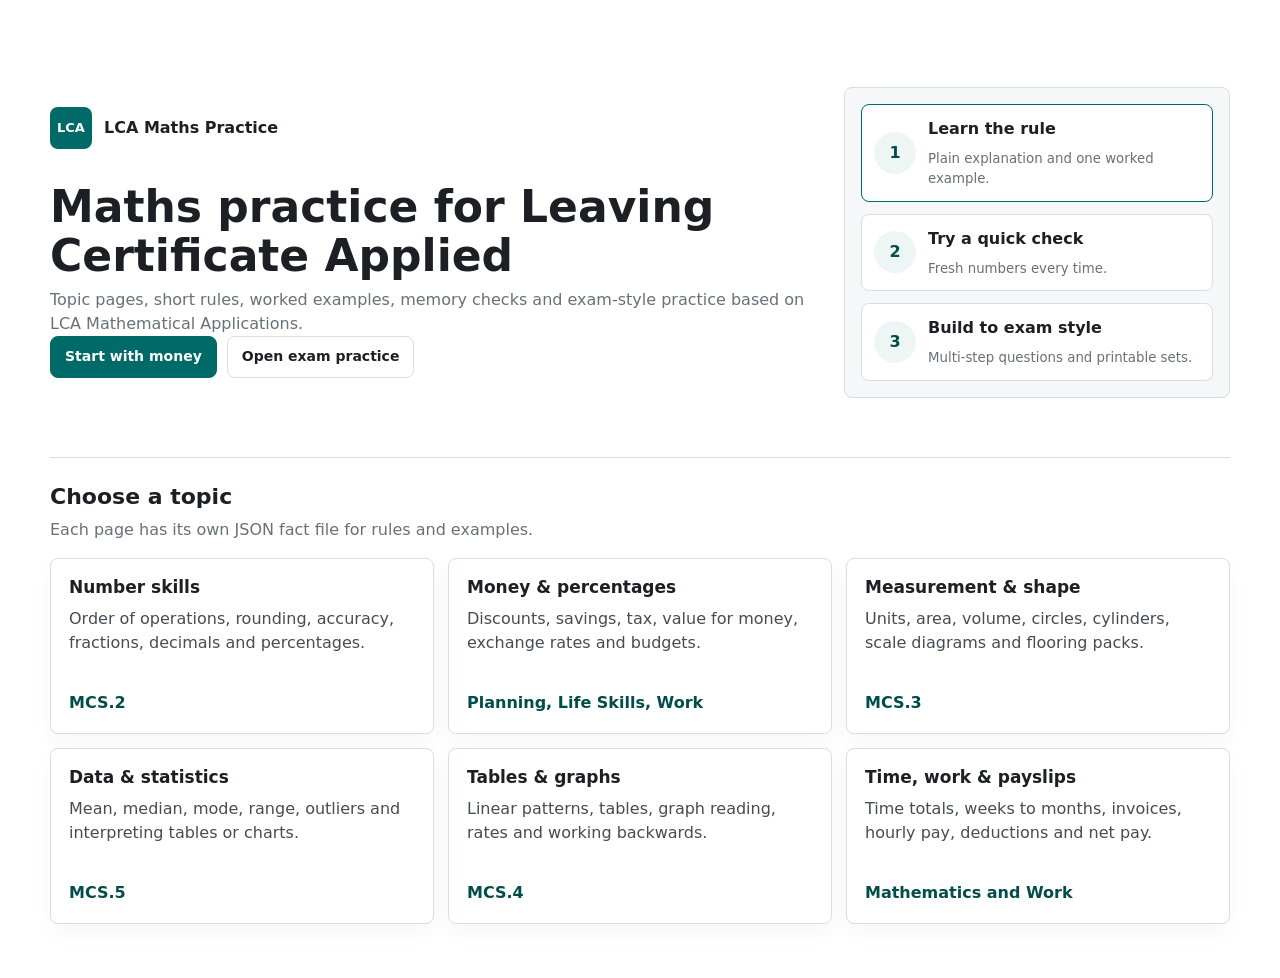
<file: index.html>
<!doctype html>
<html lang="en">
  <head>
    <meta charset="utf-8">
    <meta name="viewport" content="width=device-width, initial-scale=1">
    <title>LCA Maths Practice</title>
    <link rel="icon" href="data:,">
    <link rel="stylesheet" href="styles.css">
    <script defer src="js/embedded-data.js"></script>
    <script defer src="js/app.js"></script>
  </head>
  <body data-page="home">
    <main class="home-main">
      <section class="home-hero">
        <div>
          <a class="brand home-brand" href="index.html" aria-label="LCA Maths Practice home">
            <span class="brand-mark">LCA</span>
            <span>LCA Maths Practice</span>
          </a>
          <h1>Maths practice for Leaving Certificate Applied</h1>
          <p>
            Topic pages, short rules, worked examples, memory checks and exam-style
            practice based on LCA Mathematical Applications.
          </p>
          <div class="hero-actions">
            <a class="button primary" href="money.html">Start with money</a>
            <a class="button ghost" href="exam.html">Open exam practice</a>
          </div>
        </div>
        <div class="learning-board" aria-label="Learning plan preview">
          <div class="board-row is-active">
            <span>1</span>
            <strong>Learn the rule</strong>
            <small>Plain explanation and one worked example.</small>
          </div>
          <div class="board-row">
            <span>2</span>
            <strong>Try a quick check</strong>
            <small>Fresh numbers every time.</small>
          </div>
          <div class="board-row">
            <span>3</span>
            <strong>Build to exam style</strong>
            <small>Multi-step questions and printable sets.</small>
          </div>
        </div>
      </section>

      <section class="home-section">
        <div class="section-heading">
          <div>
            <h2>Choose a topic</h2>
            <p>Each page has its own JSON fact file for rules and examples.</p>
          </div>
        </div>
        <div id="homeTopics" class="topic-grid" aria-live="polite"></div>
      </section>
    </main>
  </body>
</html>
</file>
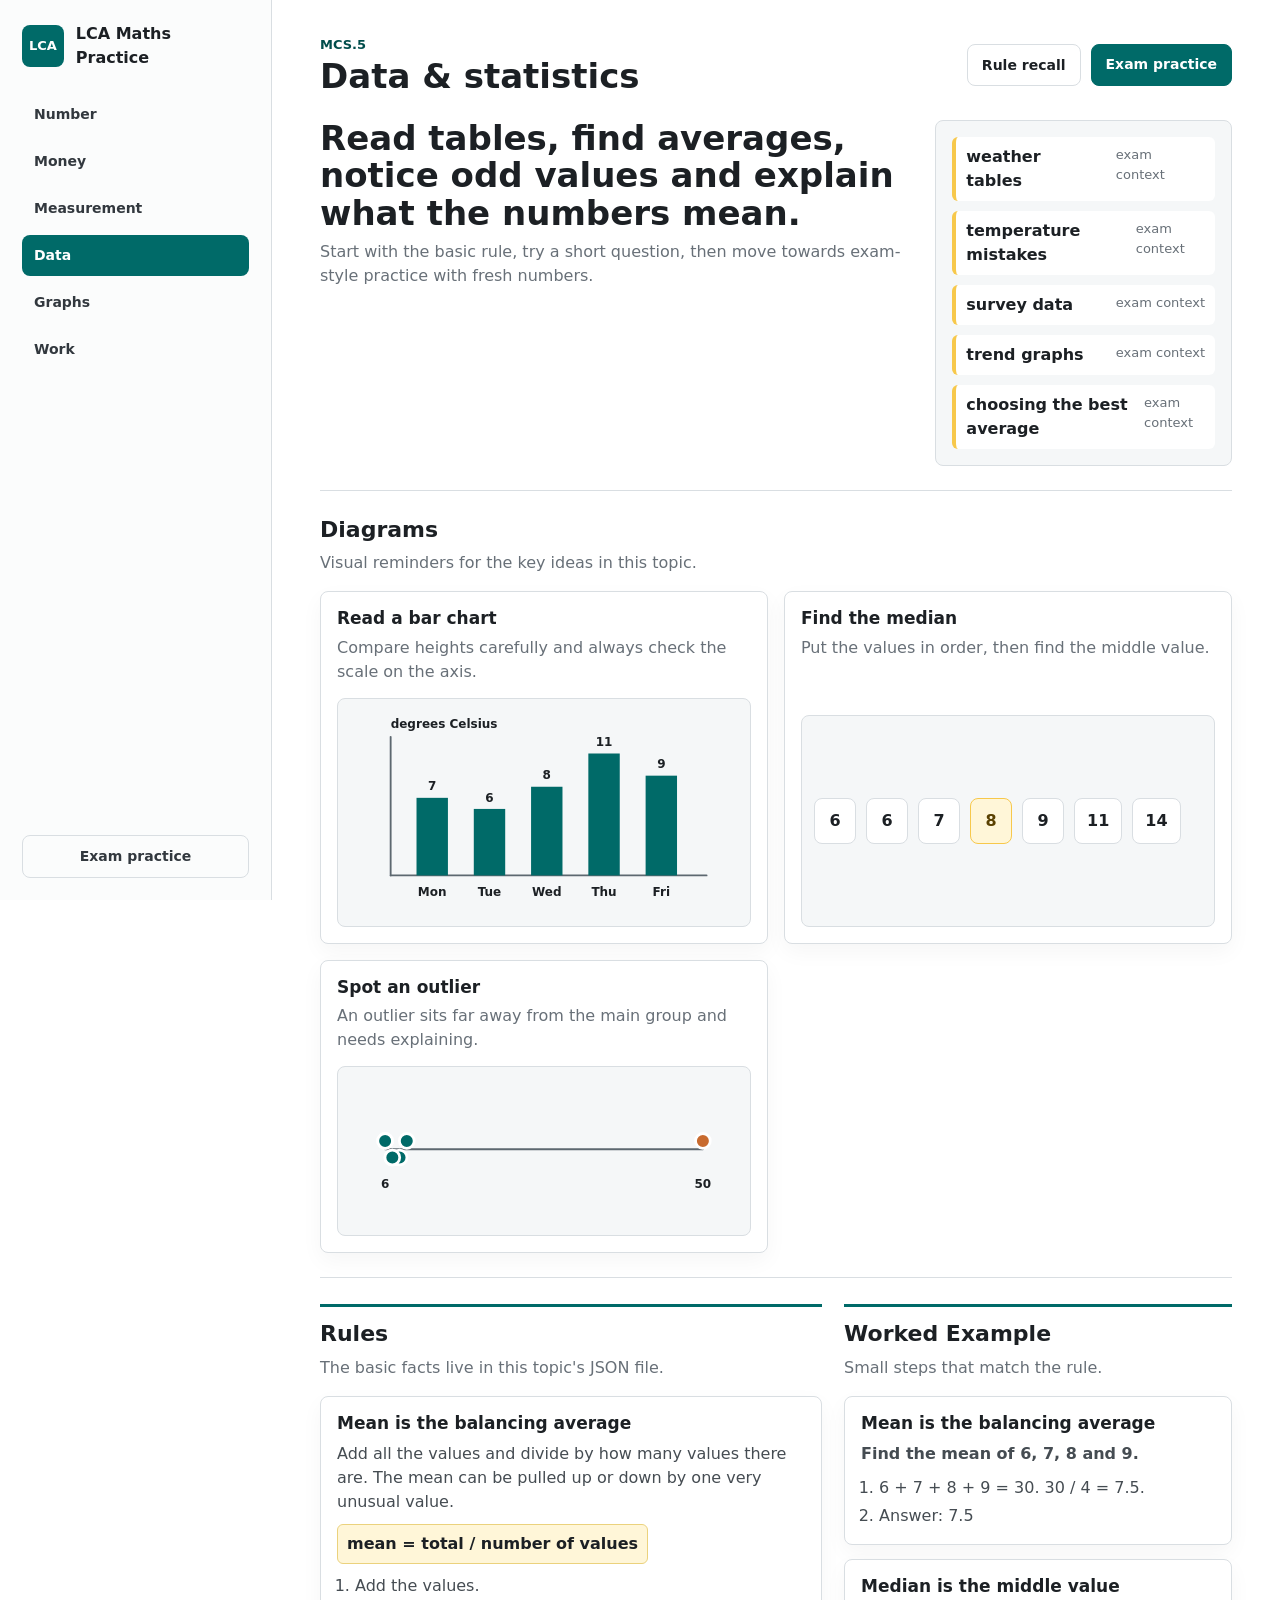
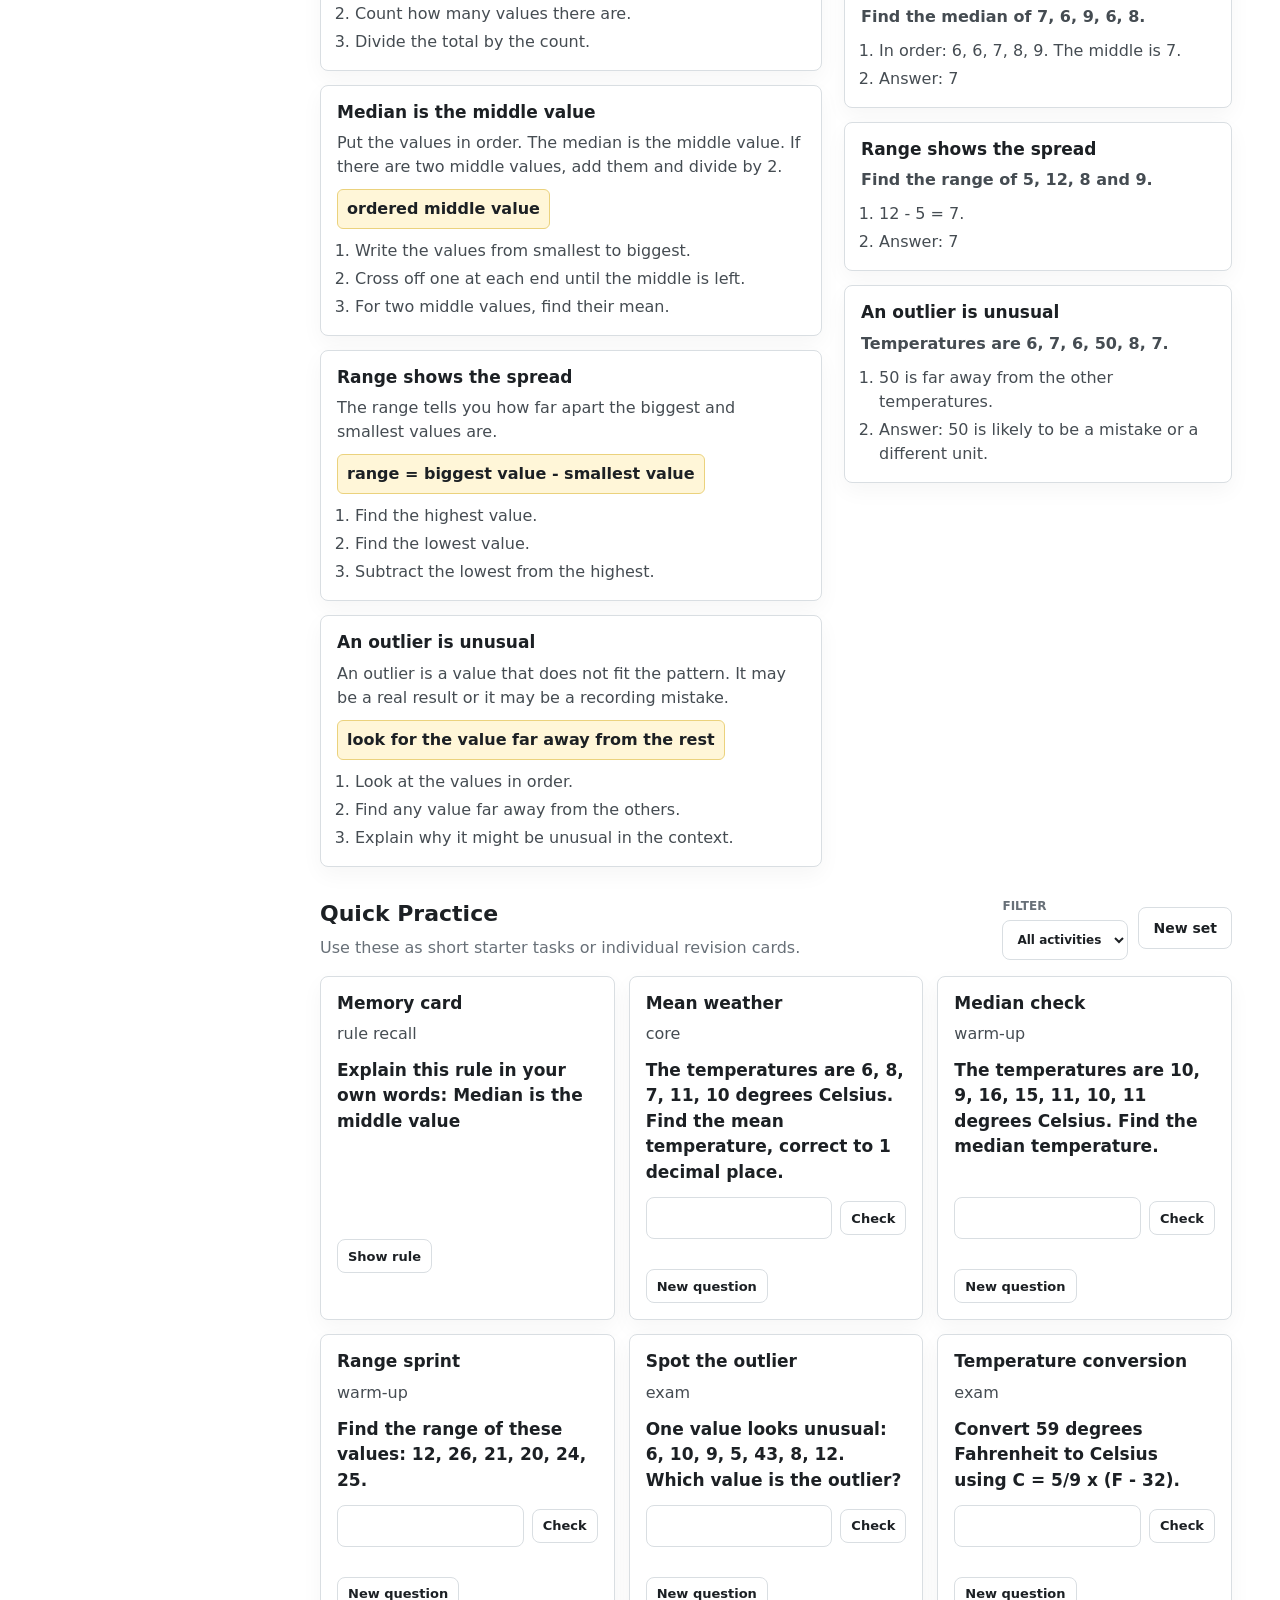
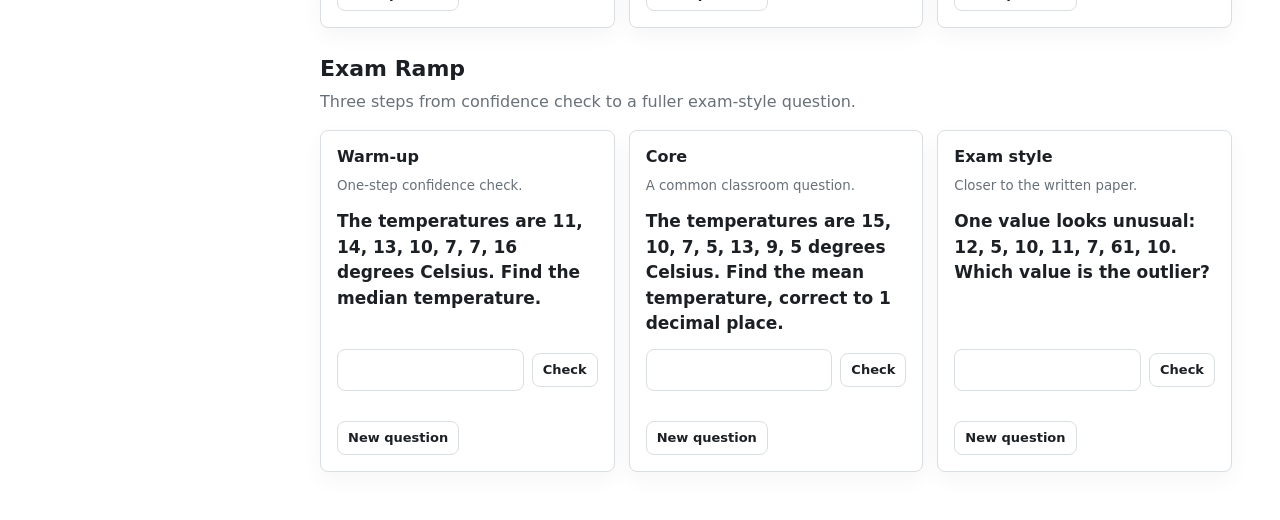
<file: data.html>
<!doctype html>
<html lang="en">
  <head>
    <meta charset="utf-8">
    <meta name="viewport" content="width=device-width, initial-scale=1">
    <title>Data & Statistics | LCA Maths Practice</title>
    <link rel="icon" href="data:,">
    <link rel="stylesheet" href="styles.css">
    <script defer src="js/question-generators.js"></script>
    <script defer src="js/embedded-data.js"></script>
    <script defer src="js/app.js"></script>
  </head>
  <body data-page="topic" data-topic="data">
    <div class="app-shell">
      <aside class="sidebar">
        <a class="brand" href="index.html" aria-label="LCA Maths Practice home">
          <span class="brand-mark">LCA</span>
          <span>LCA Maths Practice</span>
        </a>
        <nav id="topicNav" class="topic-nav" aria-label="Topics"></nav>
        <a class="exam-link" href="exam.html">Exam practice</a>
      </aside>
      <main class="main-panel" id="topicApp"></main>
    </div>
  </body>
</html>
</file>
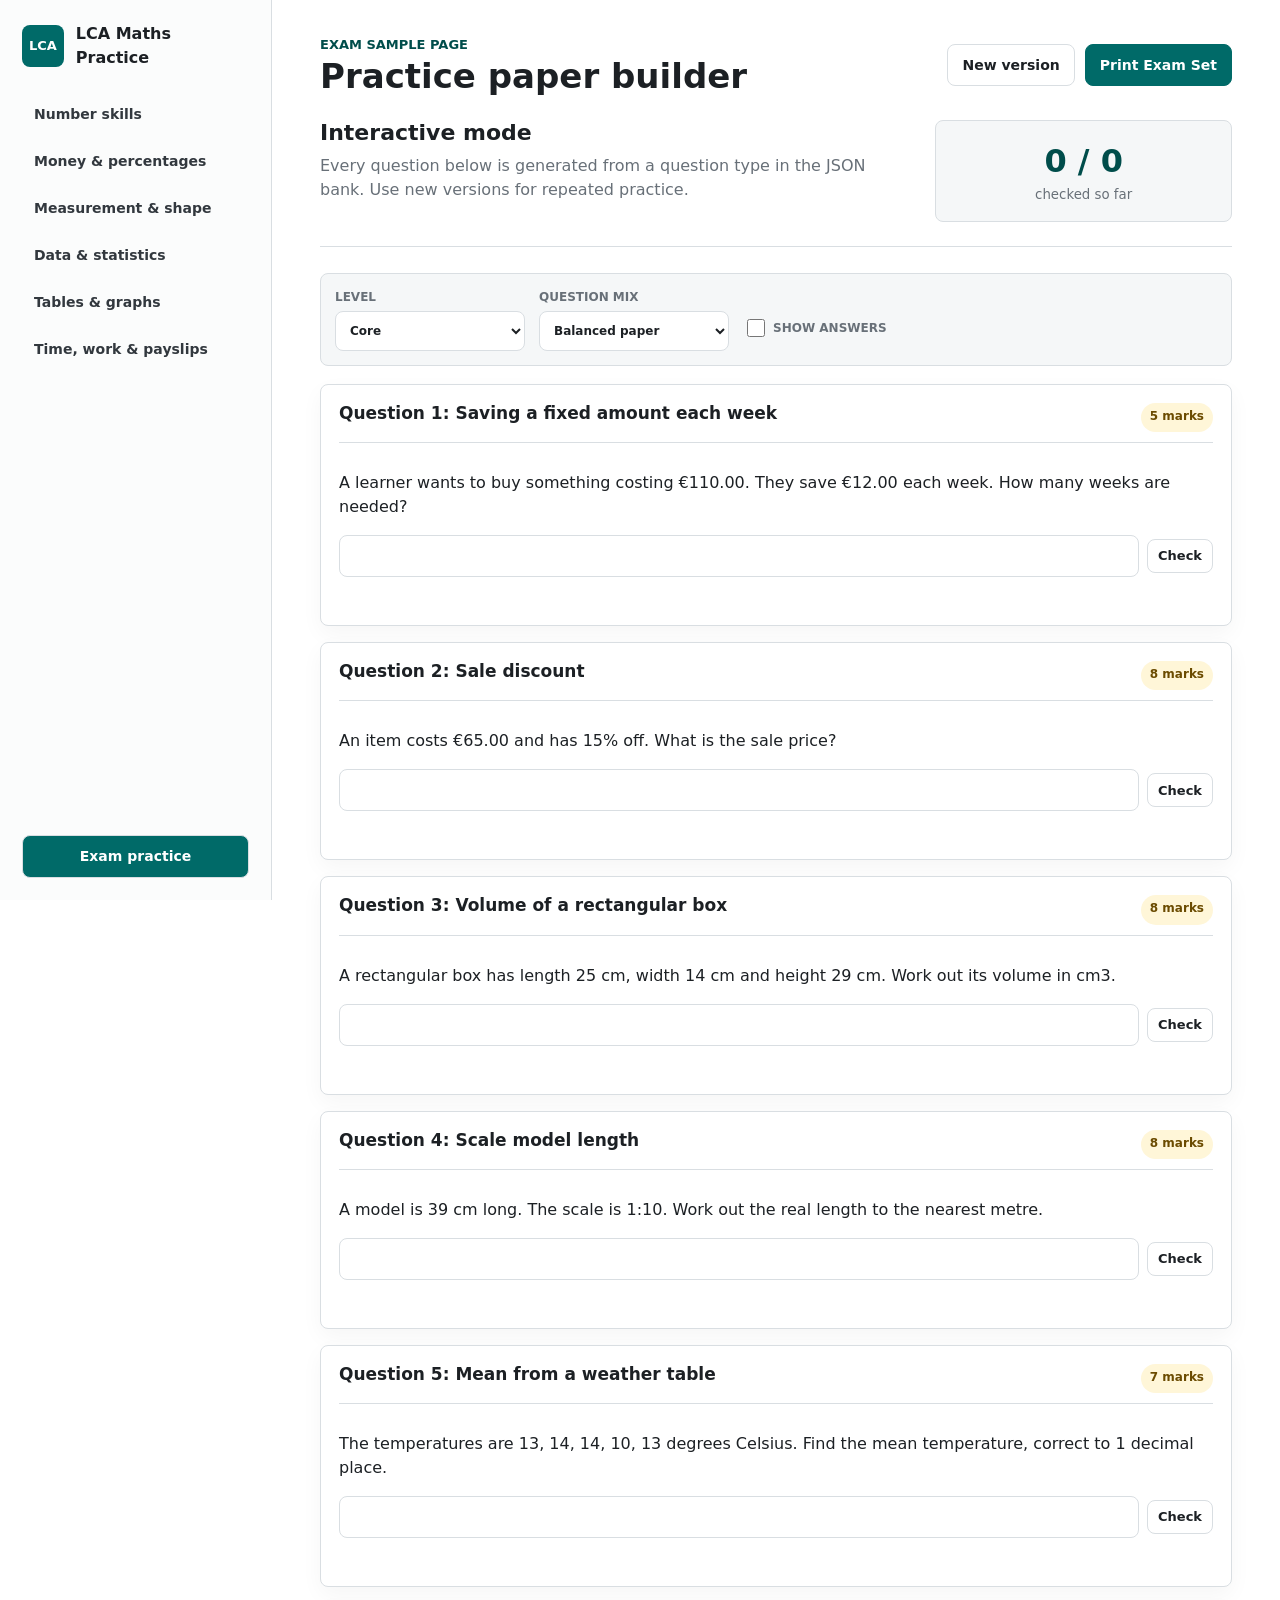
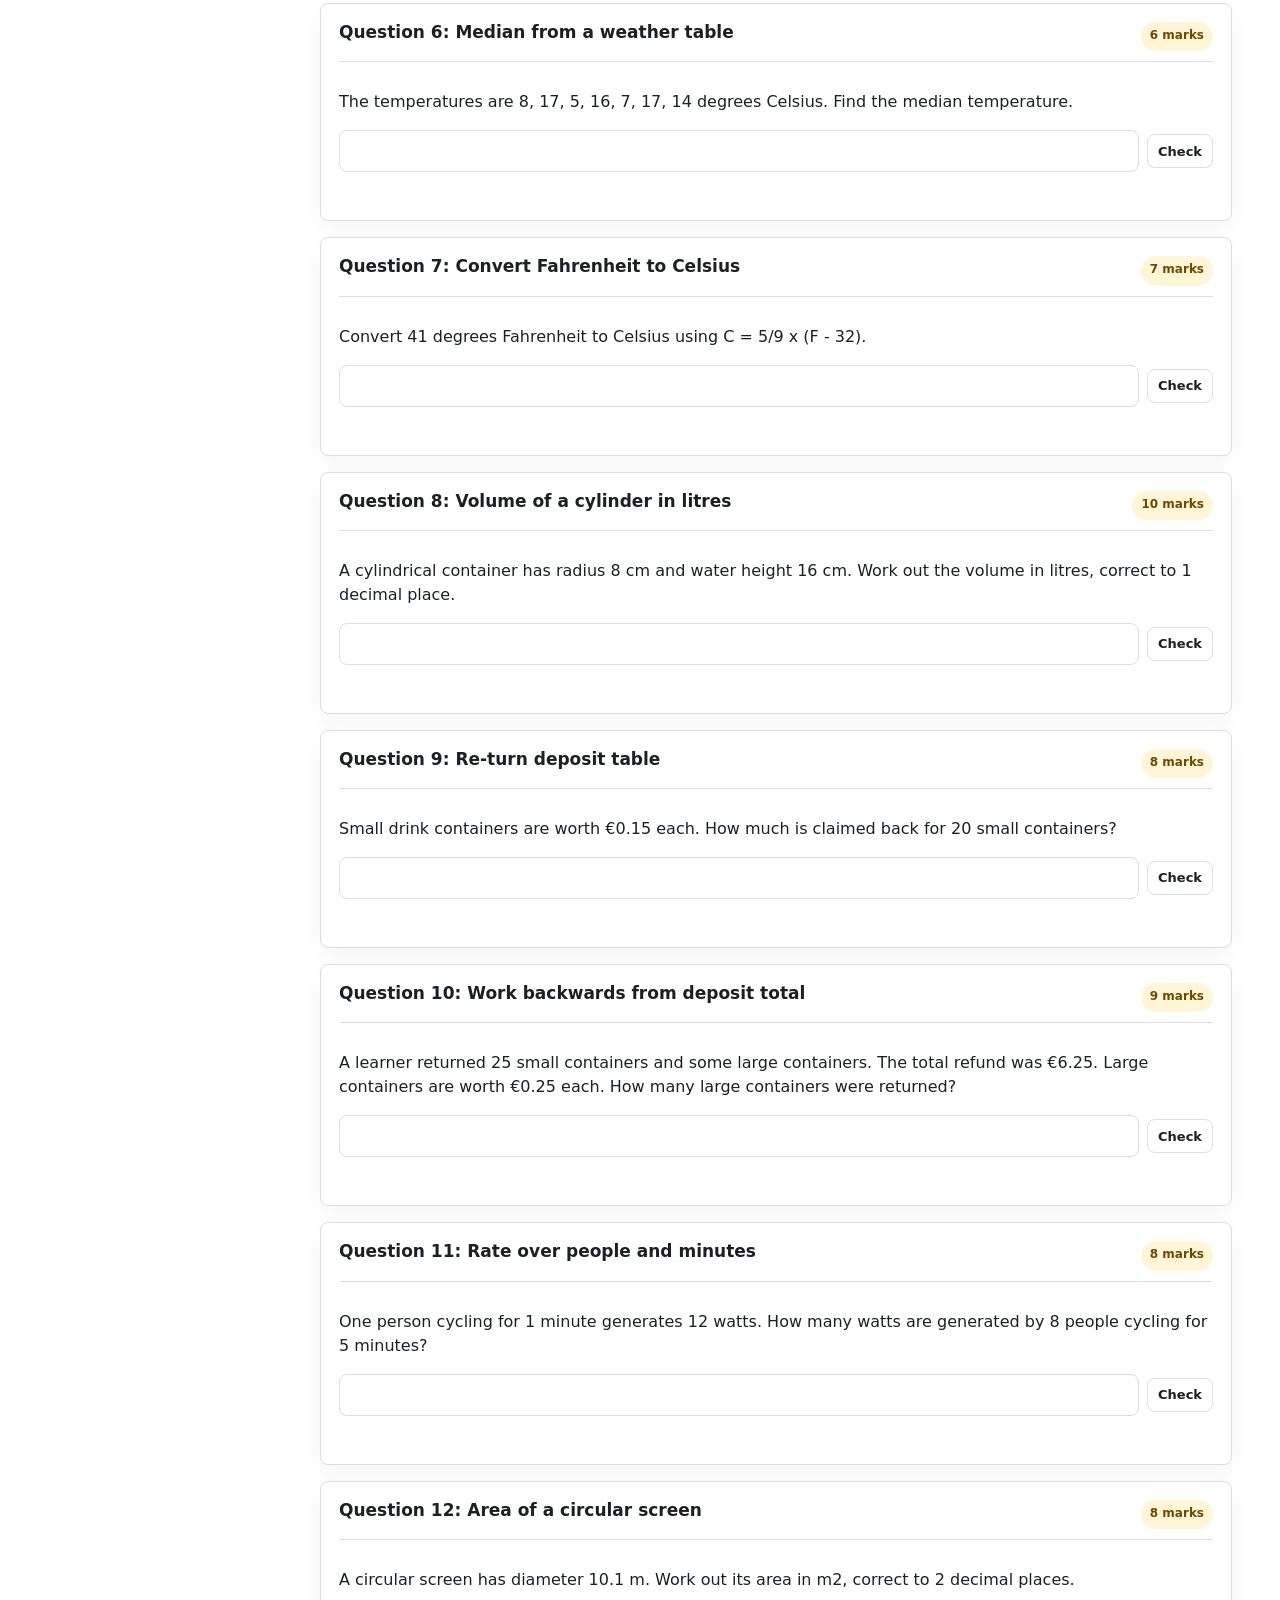
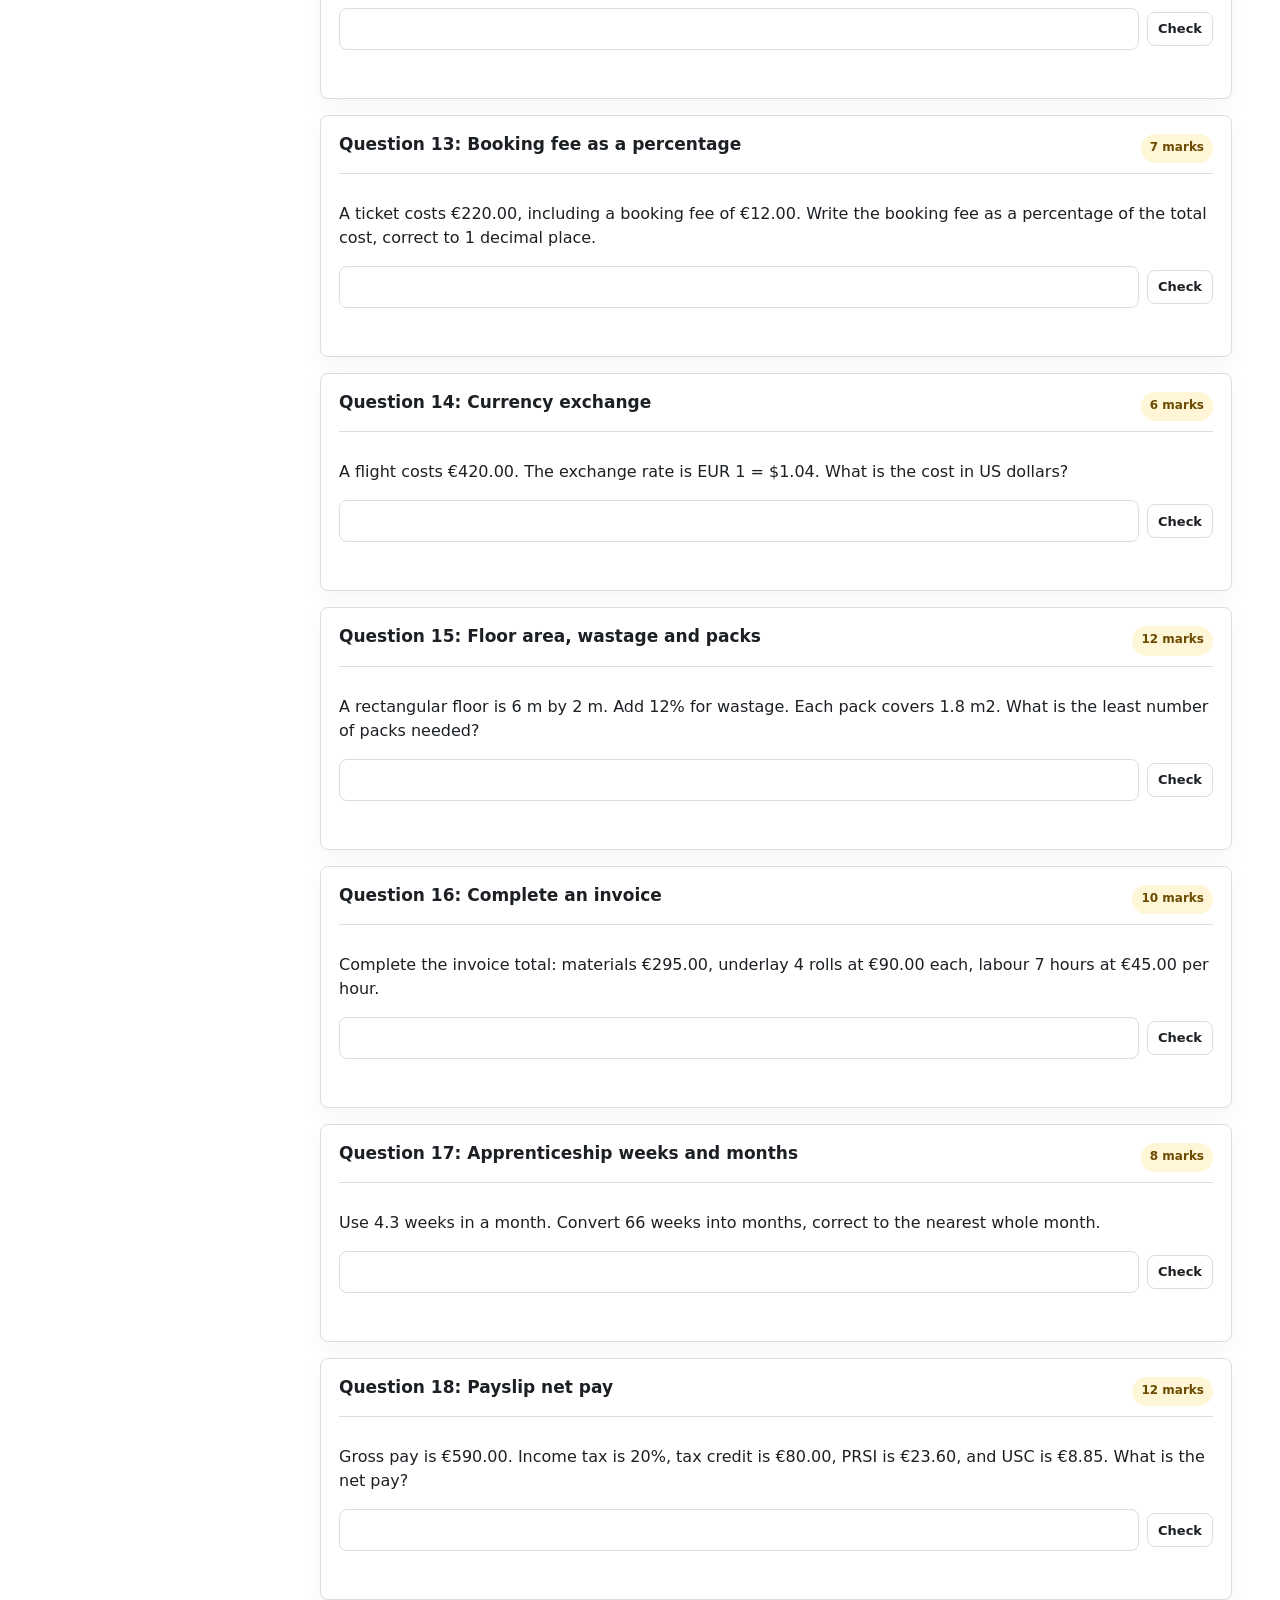
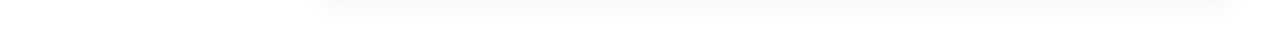
<file: exam.html>
<!doctype html>
<html lang="en">
  <head>
    <meta charset="utf-8">
    <meta name="viewport" content="width=device-width, initial-scale=1">
    <title>Exam Practice | LCA Maths Practice</title>
    <link rel="icon" href="data:,">
    <link rel="stylesheet" href="styles.css">
    <script defer src="js/question-generators.js"></script>
    <script defer src="js/embedded-data.js"></script>
    <script defer src="js/exam.js"></script>
  </head>
  <body data-page="exam">
    <div class="app-shell">
      <aside class="sidebar">
        <a class="brand" href="index.html" aria-label="LCA Maths Practice home">
          <span class="brand-mark">LCA</span>
          <span>LCA Maths Practice</span>
        </a>
        <nav class="topic-nav" aria-label="Topics">
          <a href="number.html">Number skills</a>
          <a href="money.html">Money & percentages</a>
          <a href="measurement.html">Measurement & shape</a>
          <a href="data.html">Data & statistics</a>
          <a href="relationships.html">Tables & graphs</a>
          <a href="time-work.html">Time, work & payslips</a>
        </nav>
        <a class="exam-link is-active" href="exam.html">Exam practice</a>
      </aside>
      <main class="main-panel exam-main">
        <header class="topbar">
          <div>
            <p class="page-label">Exam sample page</p>
            <h1>Practice paper builder</h1>
          </div>
          <div class="topbar-actions">
            <button class="button ghost" id="newPaperBtn" type="button">New version</button>
            <button class="button primary" id="printBtn" type="button">Print Exam Set</button>
          </div>
        </header>

        <section class="exam-intro">
          <div>
            <h2>Interactive mode</h2>
            <p>
              Every question below is generated from a question type in the JSON bank.
              Use new versions for repeated practice.
            </p>
          </div>
          <div class="score-tile">
            <span id="scoreValue">0 / 0</span>
            <small>checked so far</small>
          </div>
        </section>

        <section class="exam-toolbar" aria-label="Exam controls">
          <label>
            Level
            <select id="paperLevel">
              <option value="core">Core</option>
              <option value="supported">Supported</option>
              <option value="challenge">Challenge</option>
            </select>
          </label>
          <label>
            Question mix
            <select id="paperMix">
              <option value="balanced">Balanced paper</option>
              <option value="money">Money-heavy</option>
              <option value="measurement">Measurement-heavy</option>
              <option value="work">Work and payslips</option>
            </select>
          </label>
          <label class="answer-toggle">
            <input type="checkbox" id="showAnswers">
            Show answers
          </label>
        </section>

        <section id="paper" class="paper" aria-live="polite"></section>
      </main>
    </div>
  </body>
</html>
</file>
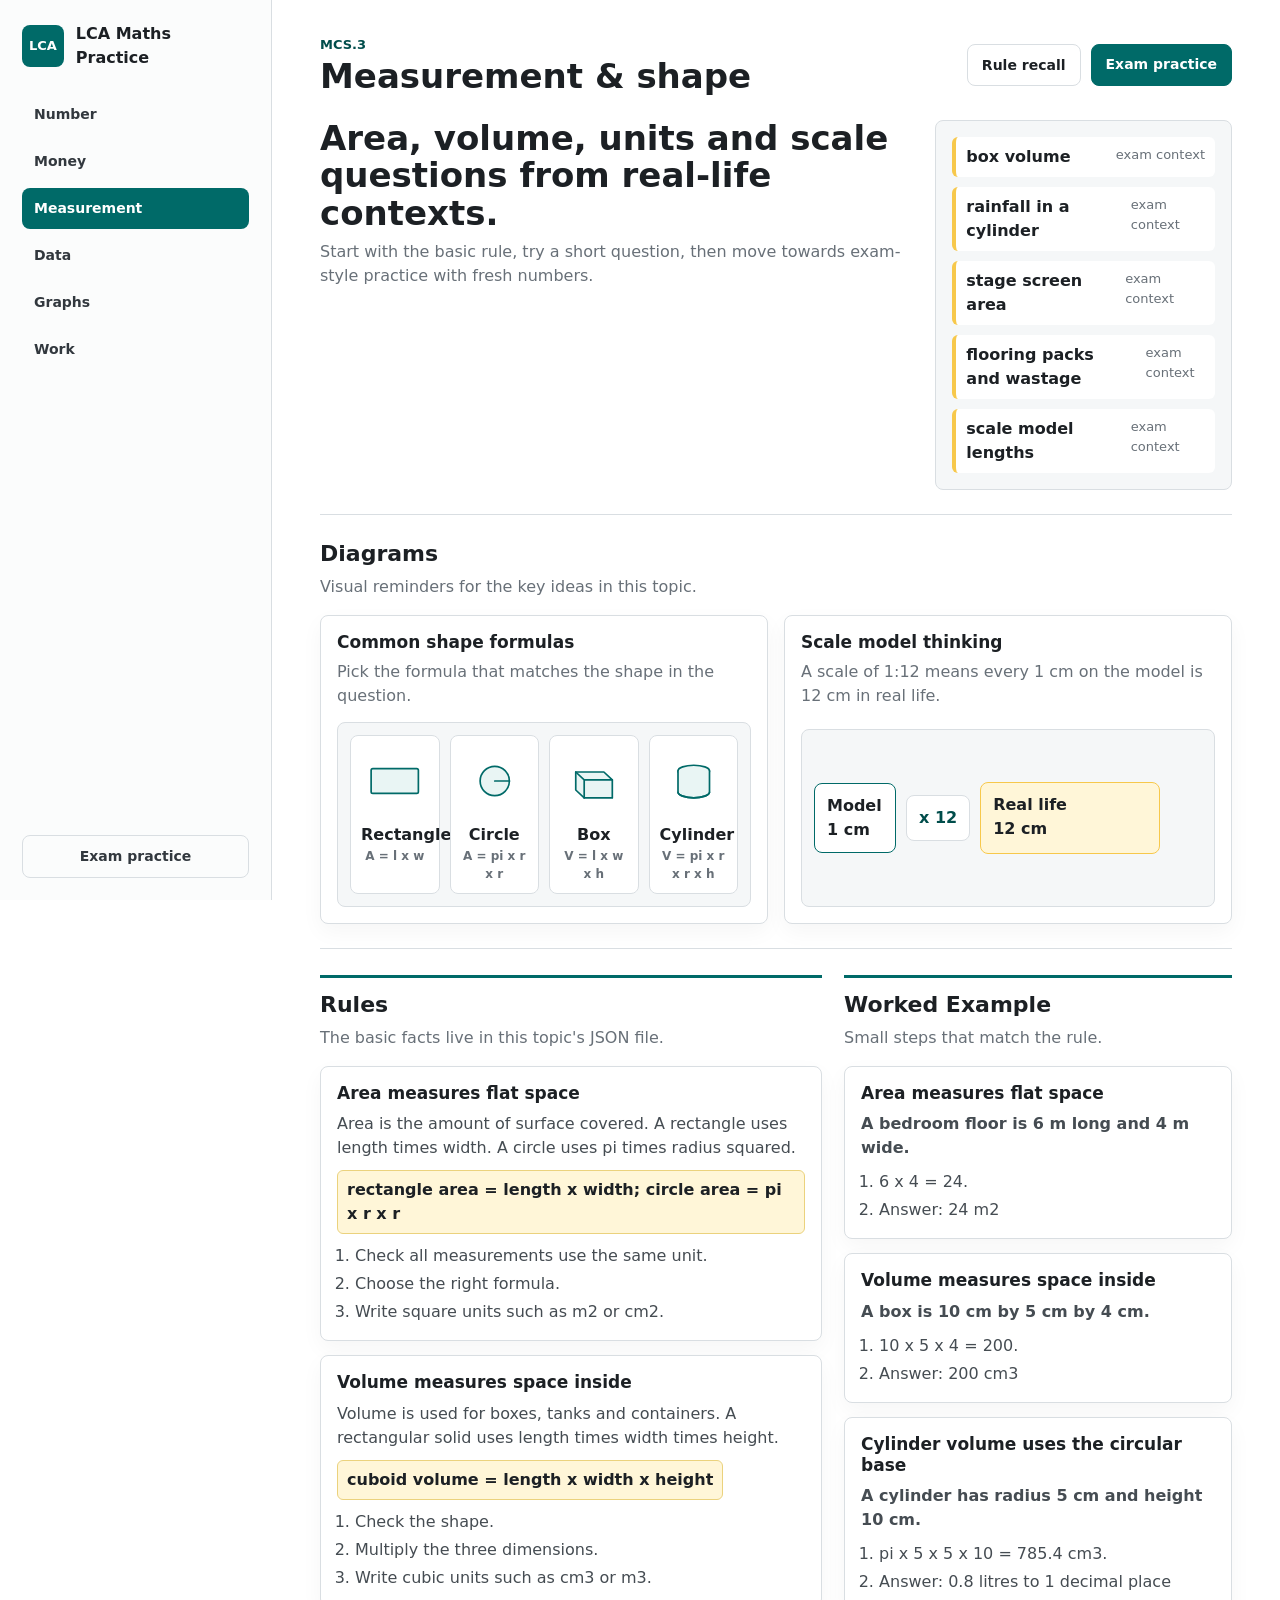
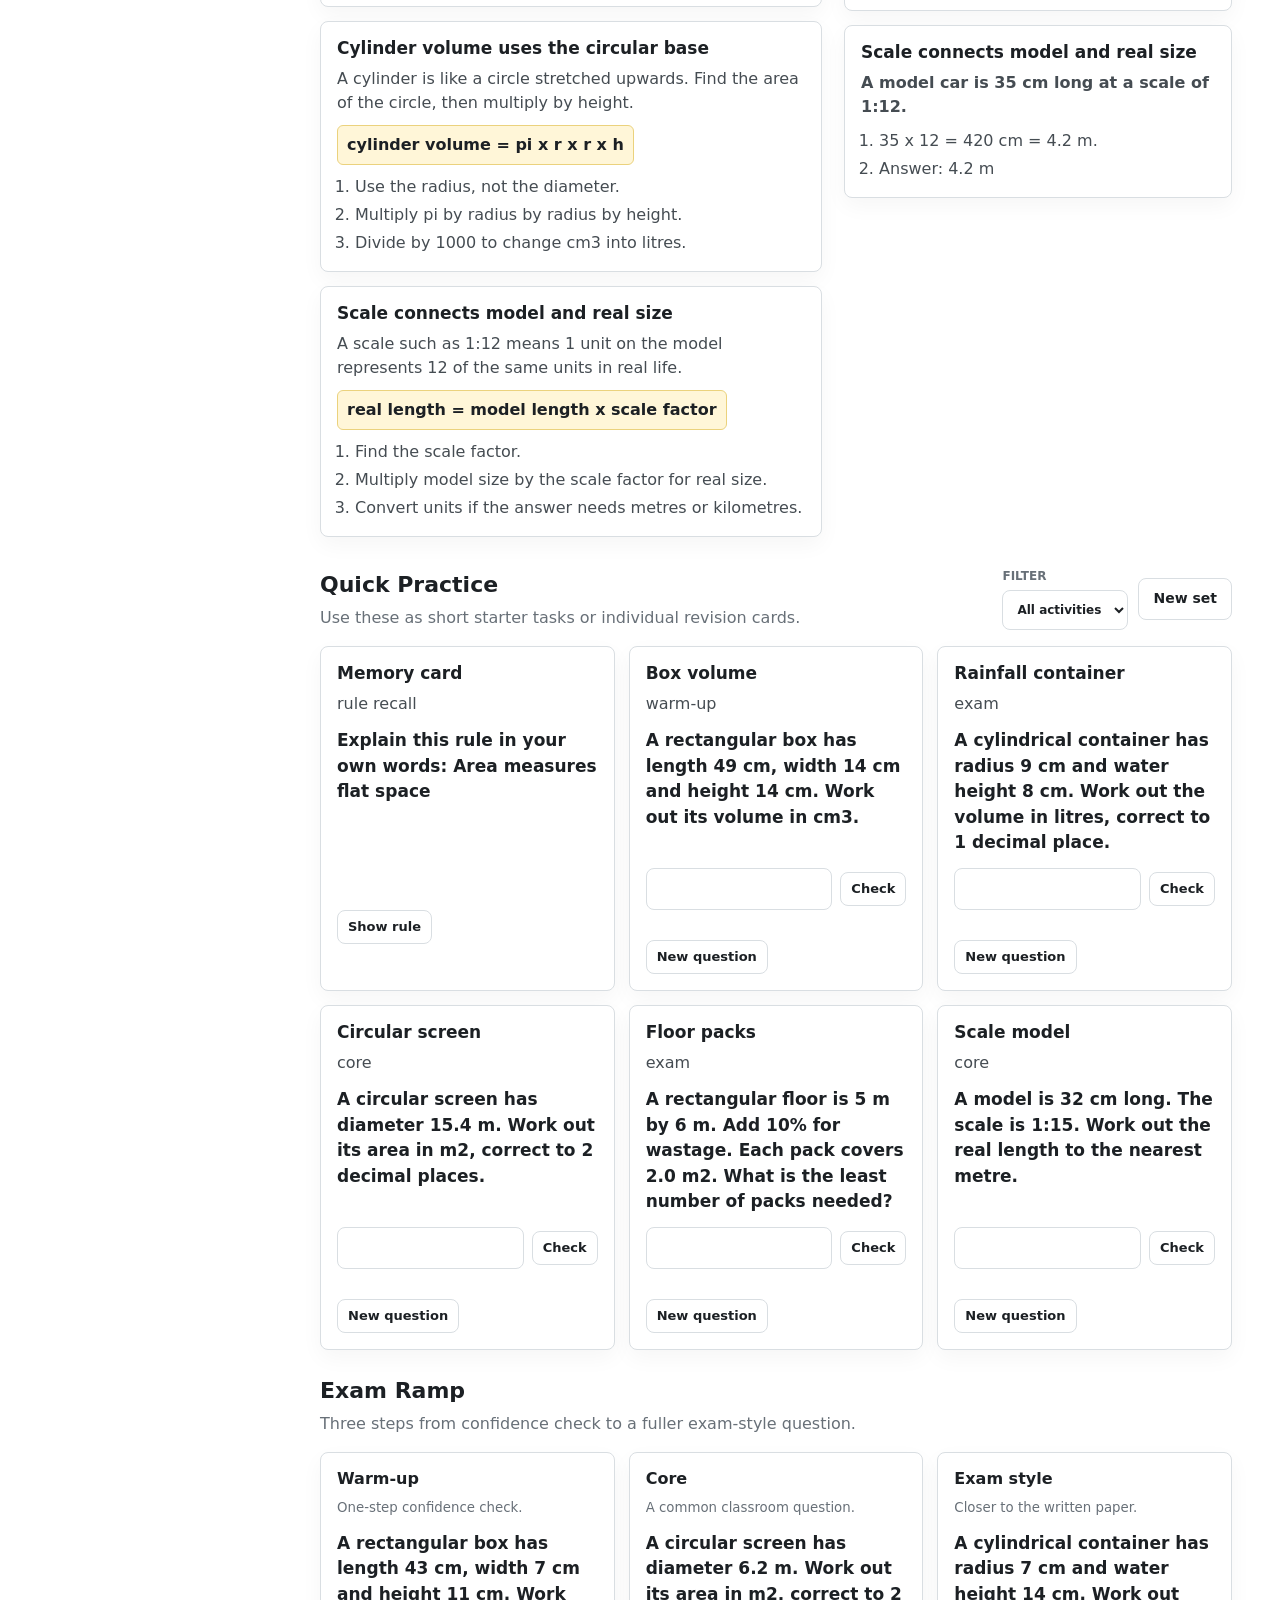
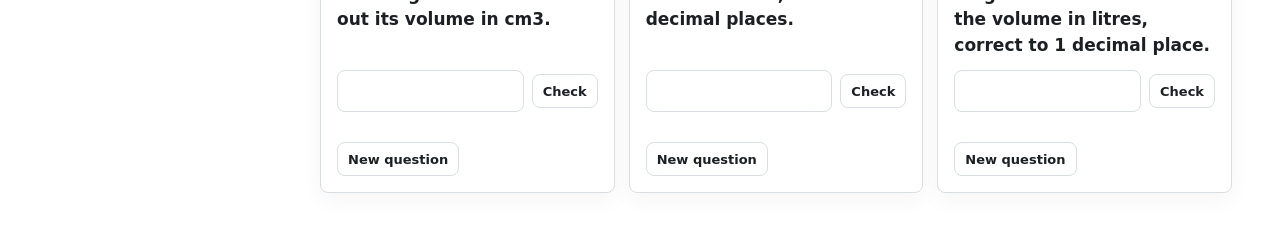
<file: measurement.html>
<!doctype html>
<html lang="en">
  <head>
    <meta charset="utf-8">
    <meta name="viewport" content="width=device-width, initial-scale=1">
    <title>Measurement & Shape | LCA Maths Practice</title>
    <link rel="icon" href="data:,">
    <link rel="stylesheet" href="styles.css">
    <script defer src="js/question-generators.js"></script>
    <script defer src="js/embedded-data.js"></script>
    <script defer src="js/app.js"></script>
  </head>
  <body data-page="topic" data-topic="measurement">
    <div class="app-shell">
      <aside class="sidebar">
        <a class="brand" href="index.html" aria-label="LCA Maths Practice home">
          <span class="brand-mark">LCA</span>
          <span>LCA Maths Practice</span>
        </a>
        <nav id="topicNav" class="topic-nav" aria-label="Topics"></nav>
        <a class="exam-link" href="exam.html">Exam practice</a>
      </aside>
      <main class="main-panel" id="topicApp"></main>
    </div>
  </body>
</html>
</file>
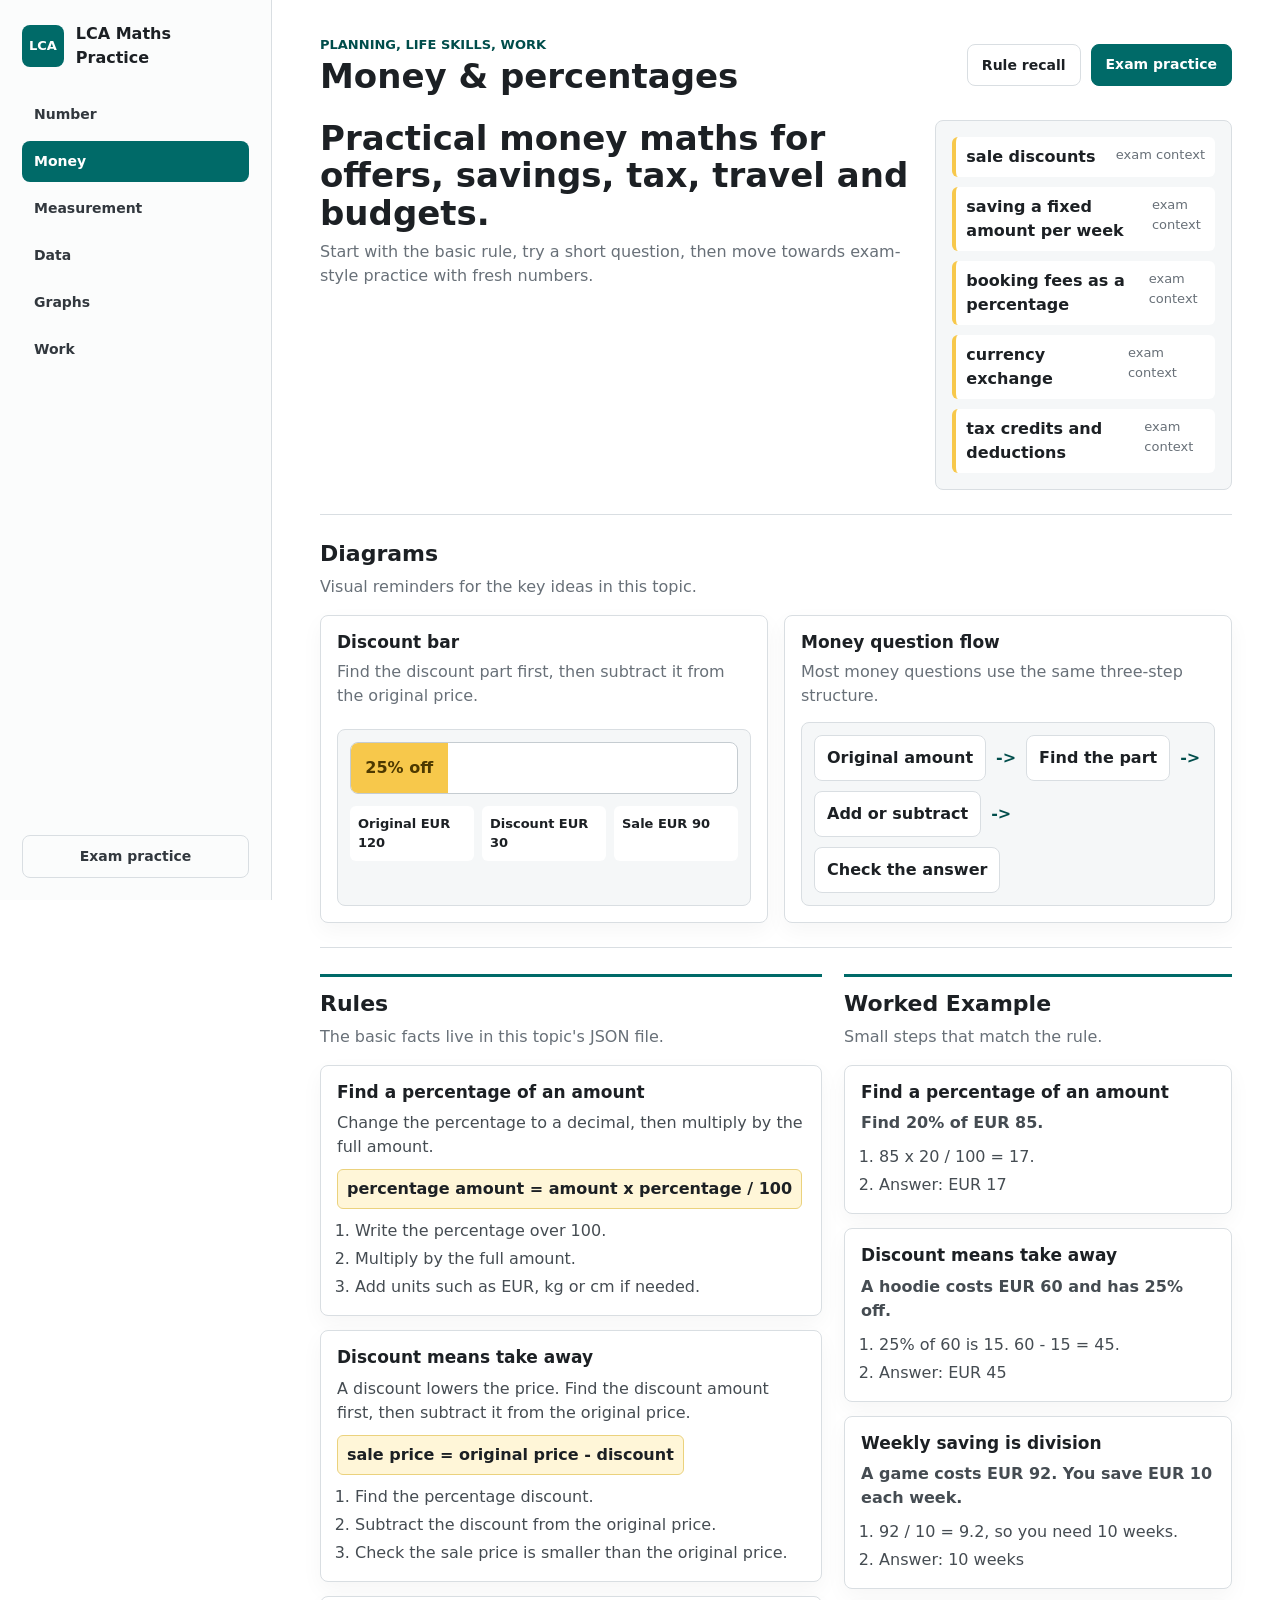
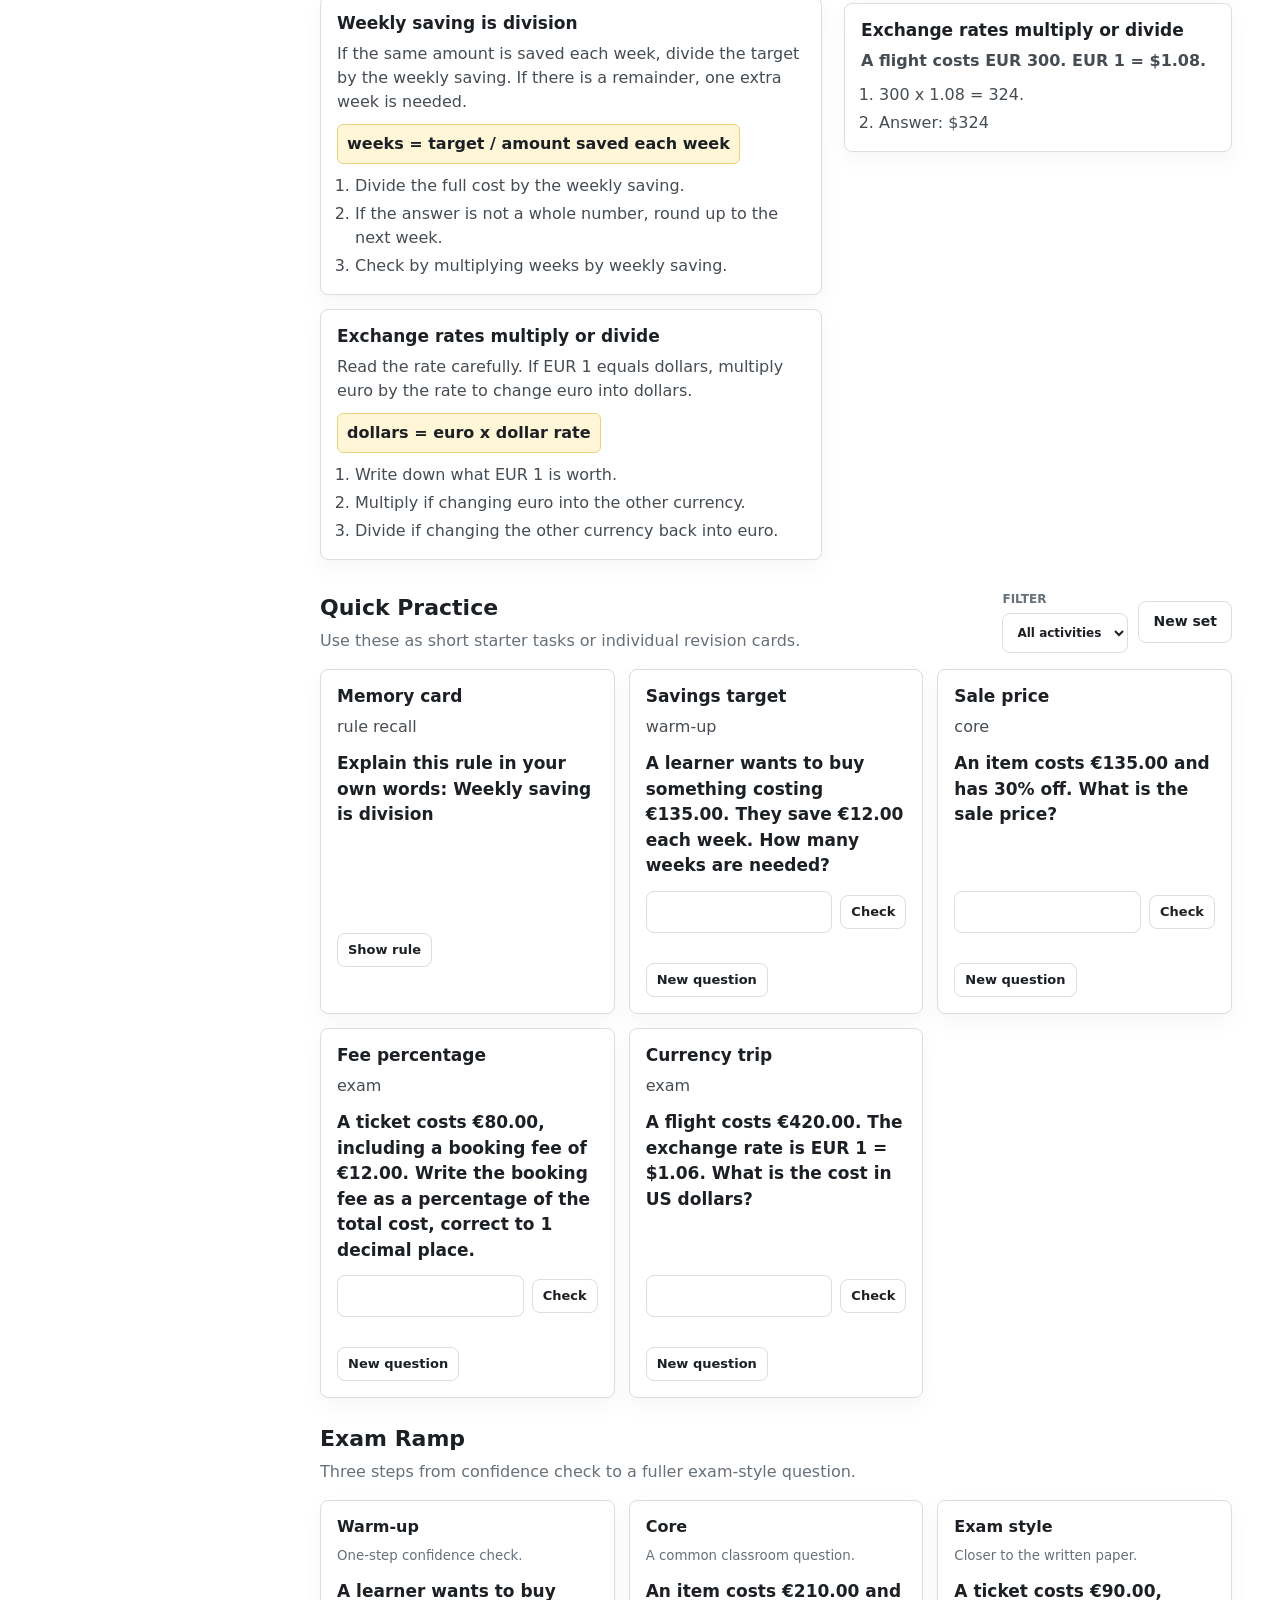
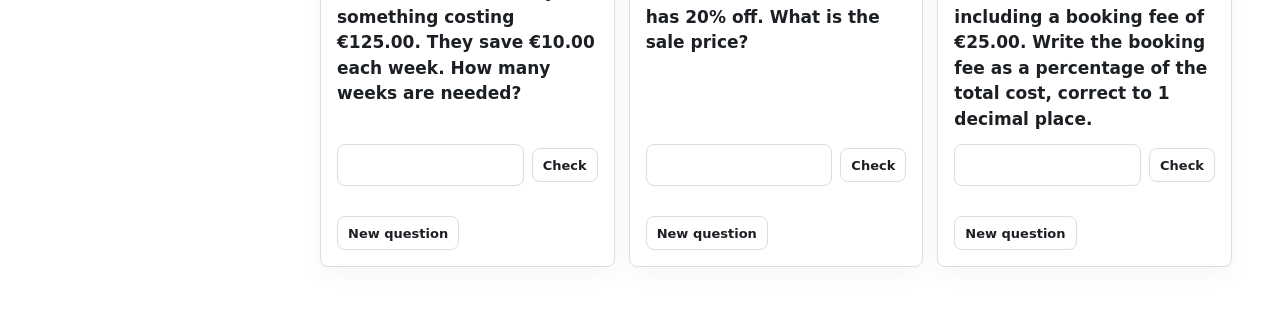
<file: money.html>
<!doctype html>
<html lang="en">
  <head>
    <meta charset="utf-8">
    <meta name="viewport" content="width=device-width, initial-scale=1">
    <title>Money & Percentages | LCA Maths Practice</title>
    <link rel="icon" href="data:,">
    <link rel="stylesheet" href="styles.css">
    <script defer src="js/question-generators.js"></script>
    <script defer src="js/embedded-data.js"></script>
    <script defer src="js/app.js"></script>
  </head>
  <body data-page="topic" data-topic="money">
    <div class="app-shell">
      <aside class="sidebar">
        <a class="brand" href="index.html" aria-label="LCA Maths Practice home">
          <span class="brand-mark">LCA</span>
          <span>LCA Maths Practice</span>
        </a>
        <nav id="topicNav" class="topic-nav" aria-label="Topics"></nav>
        <a class="exam-link" href="exam.html">Exam practice</a>
      </aside>
      <main class="main-panel" id="topicApp"></main>
    </div>
  </body>
</html>
</file>
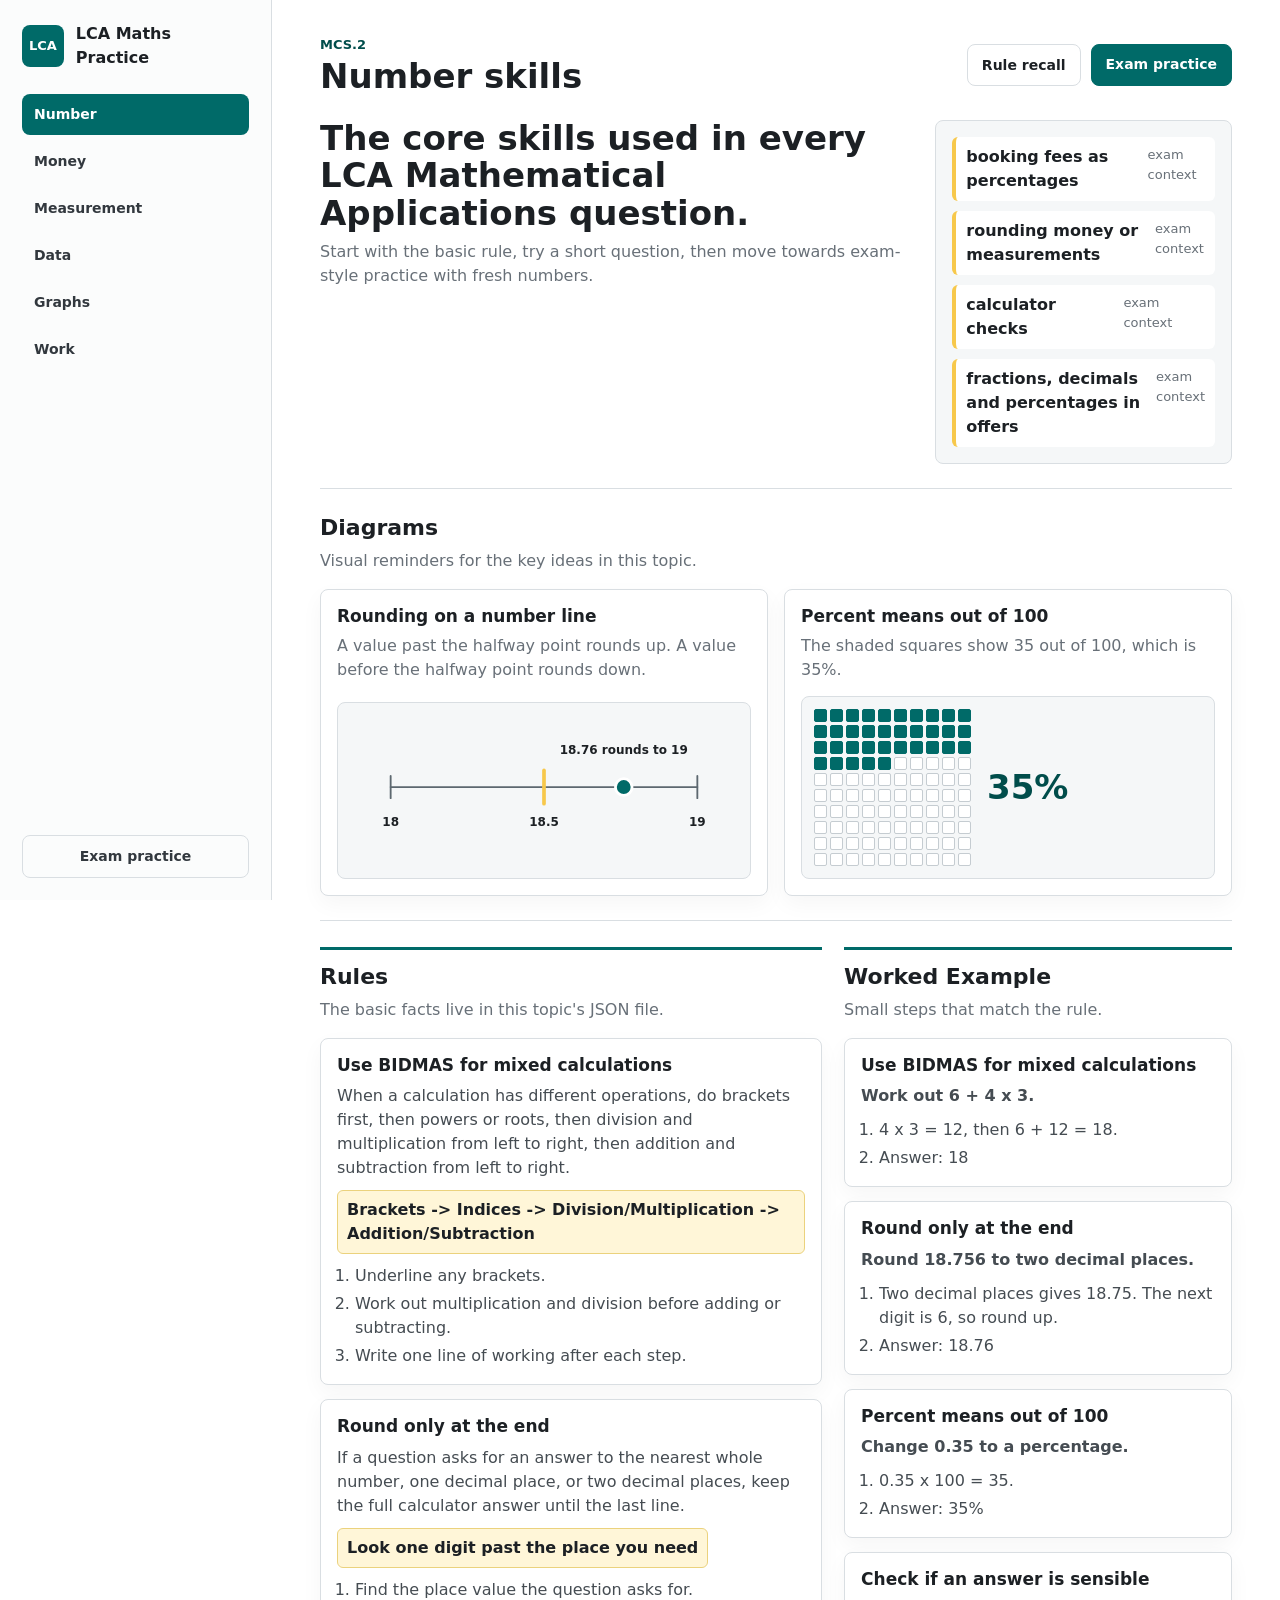
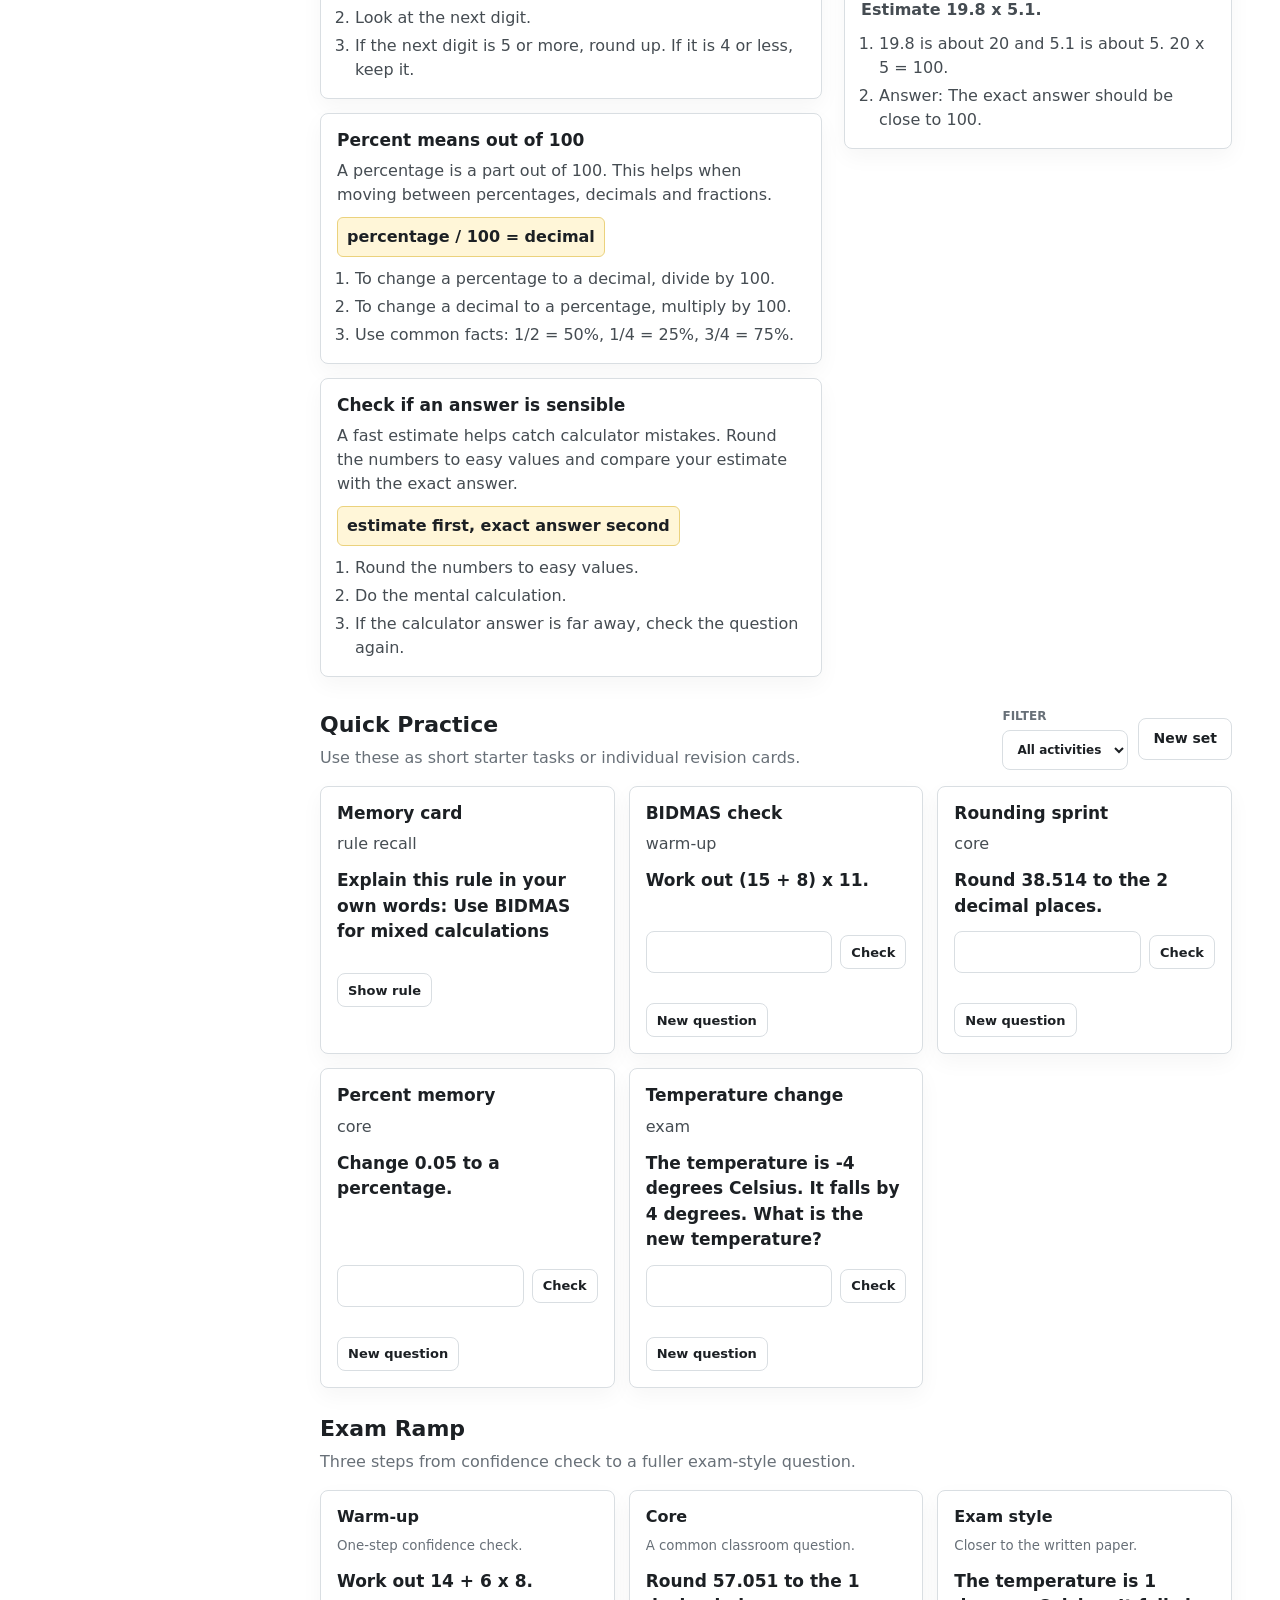
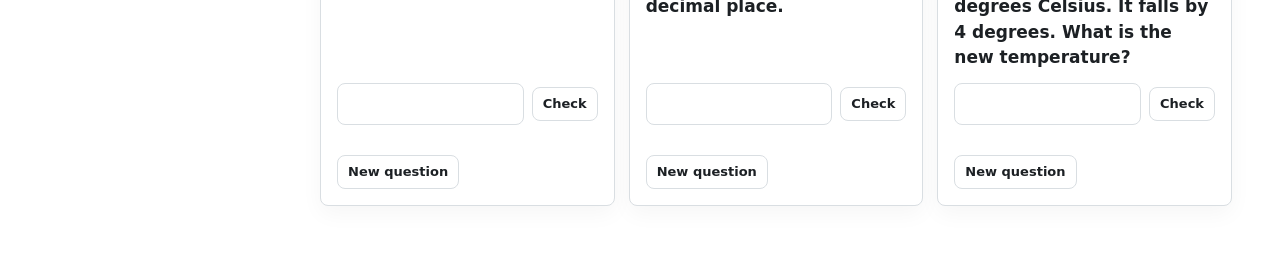
<file: number.html>
<!doctype html>
<html lang="en">
  <head>
    <meta charset="utf-8">
    <meta name="viewport" content="width=device-width, initial-scale=1">
    <title>Number Skills | LCA Maths Practice</title>
    <link rel="icon" href="data:,">
    <link rel="stylesheet" href="styles.css">
    <script defer src="js/question-generators.js"></script>
    <script defer src="js/embedded-data.js"></script>
    <script defer src="js/app.js"></script>
  </head>
  <body data-page="topic" data-topic="number">
    <div class="app-shell">
      <aside class="sidebar">
        <a class="brand" href="index.html" aria-label="LCA Maths Practice home">
          <span class="brand-mark">LCA</span>
          <span>LCA Maths Practice</span>
        </a>
        <nav id="topicNav" class="topic-nav" aria-label="Topics"></nav>
        <a class="exam-link" href="exam.html">Exam practice</a>
      </aside>
      <main class="main-panel" id="topicApp"></main>
    </div>
  </body>
</html>
</file>
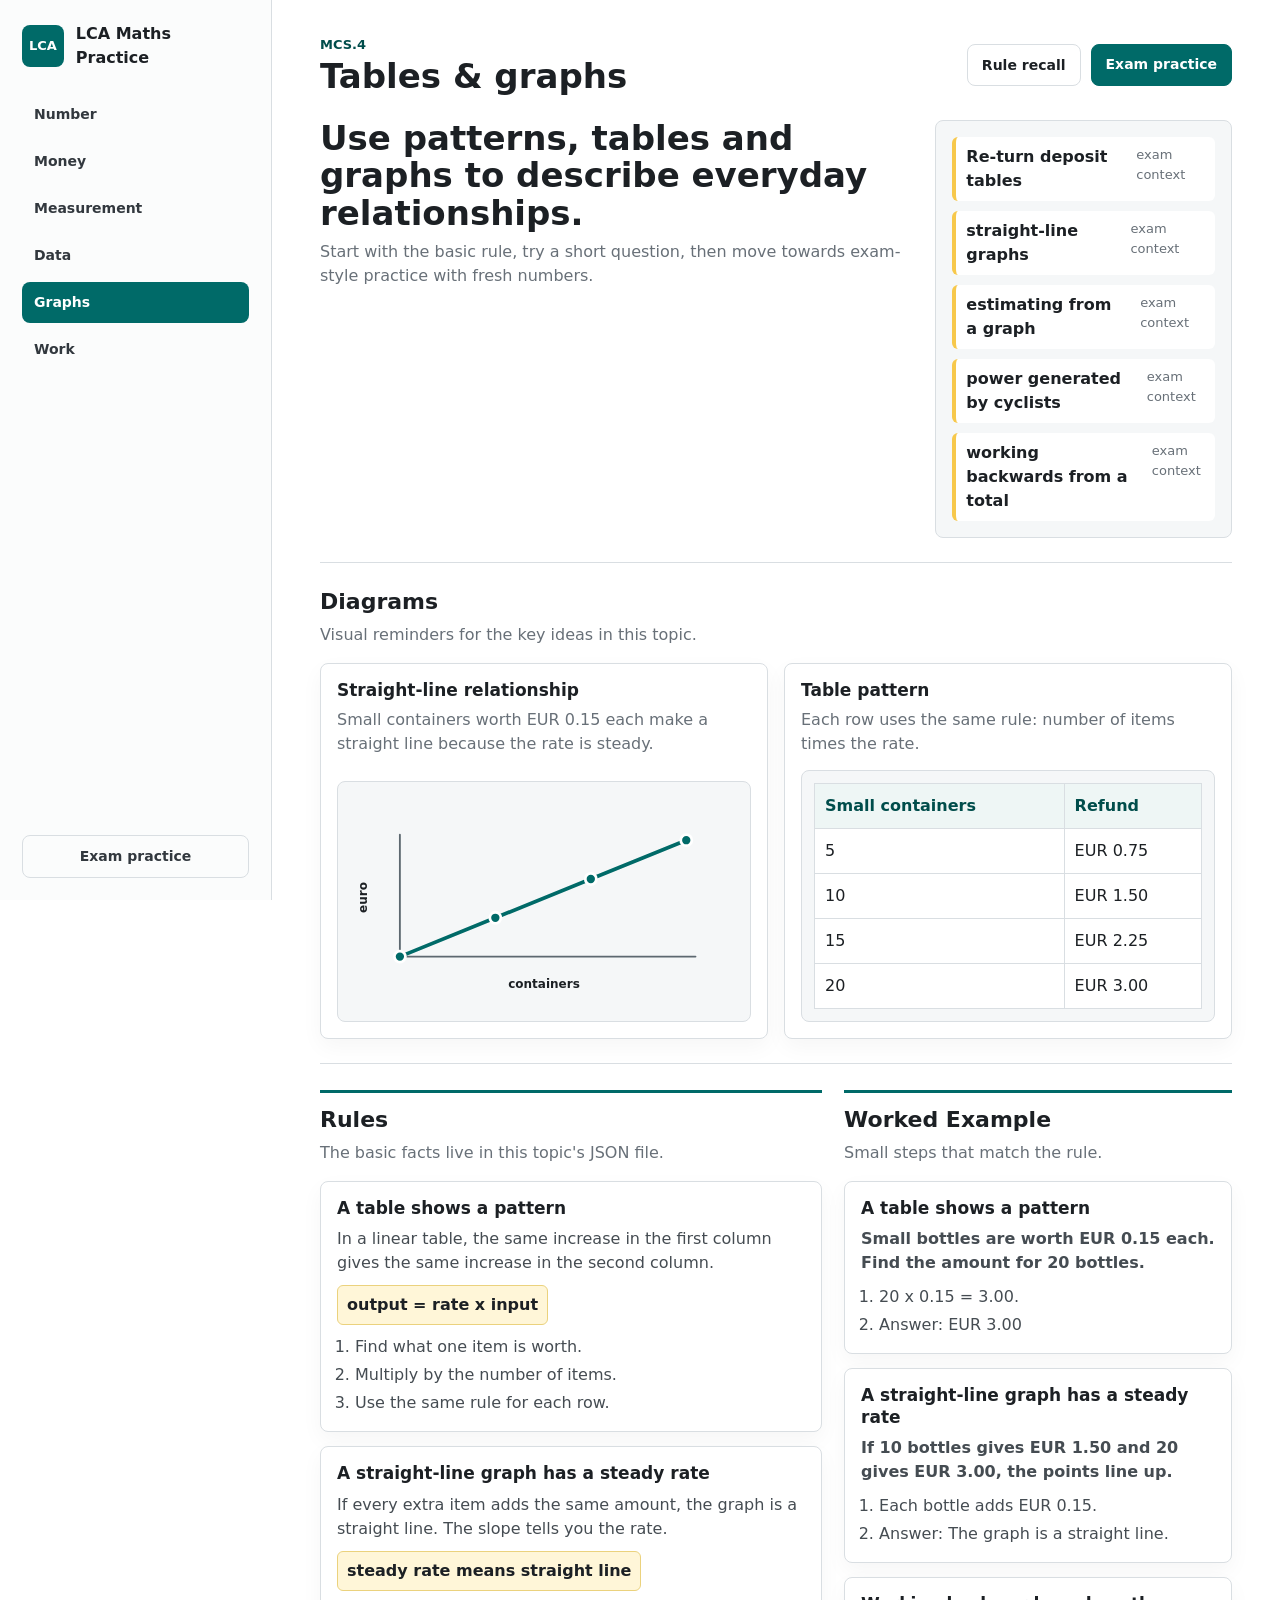
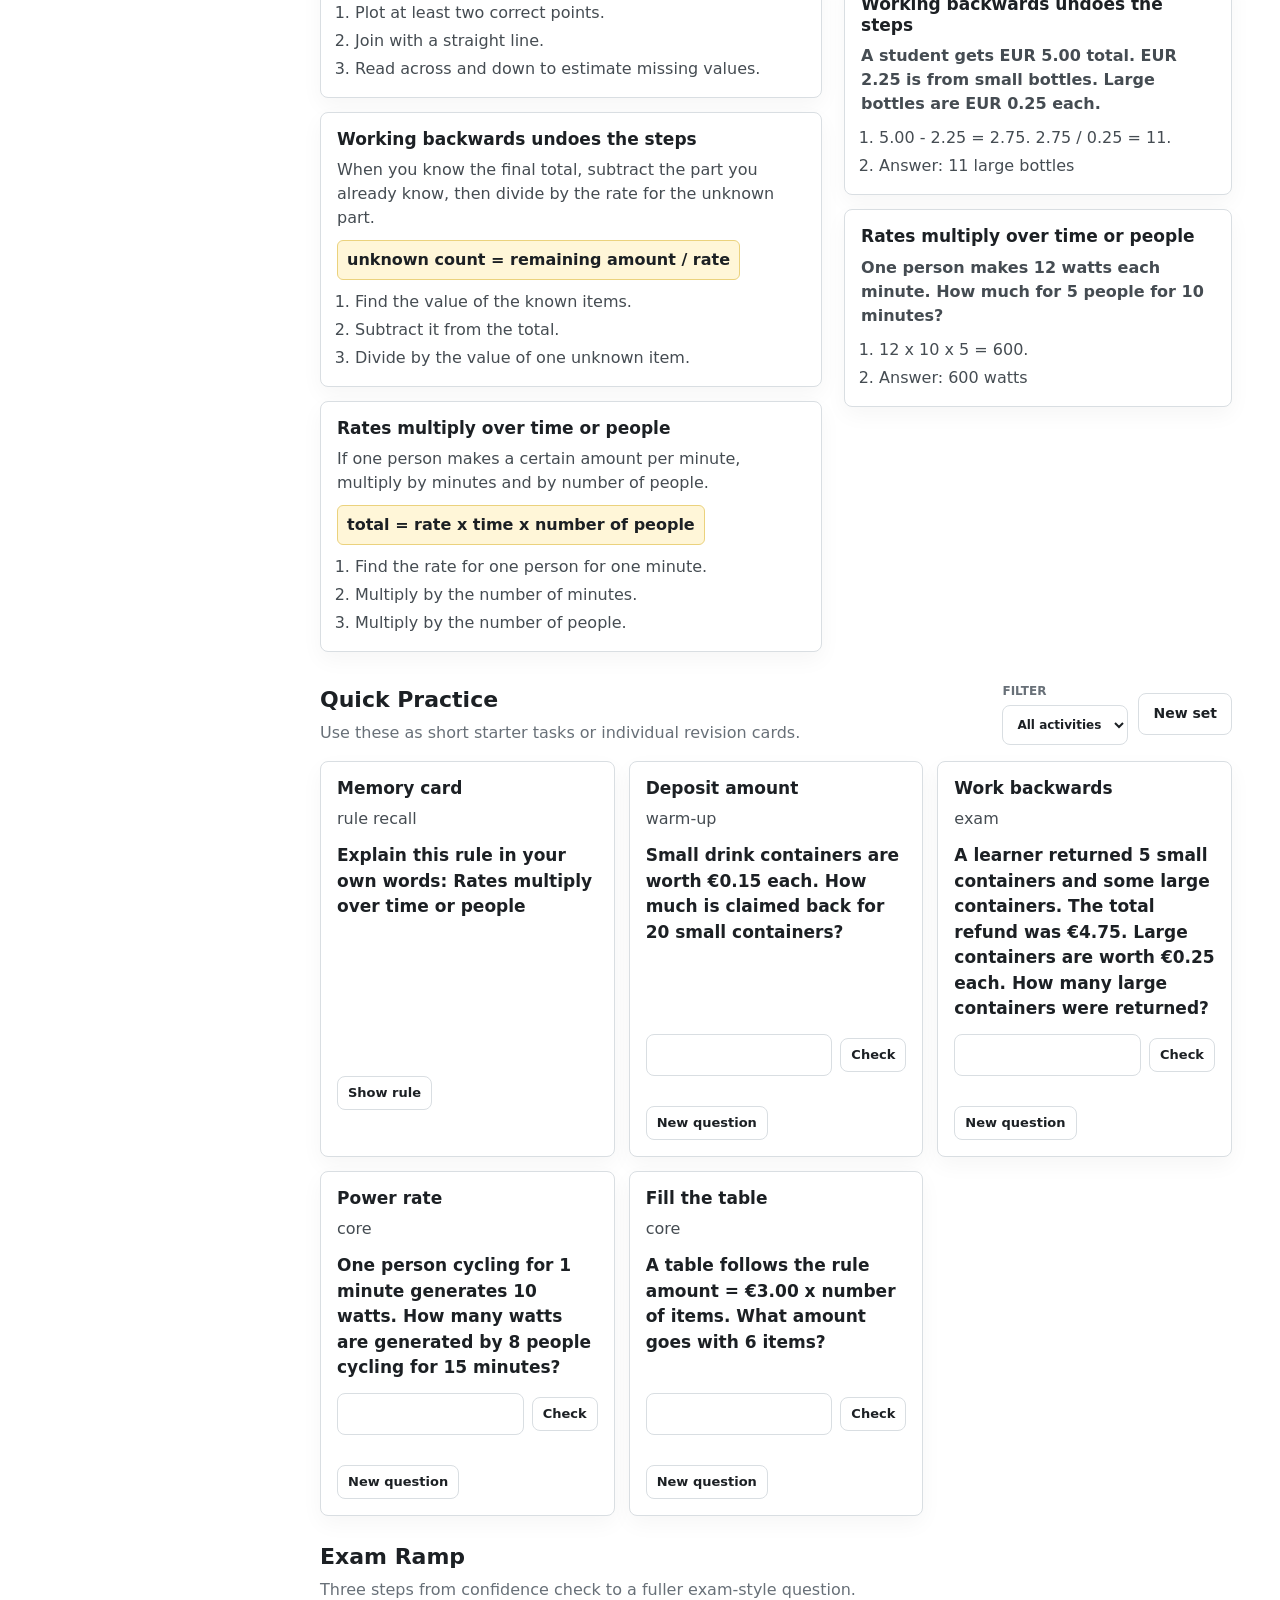
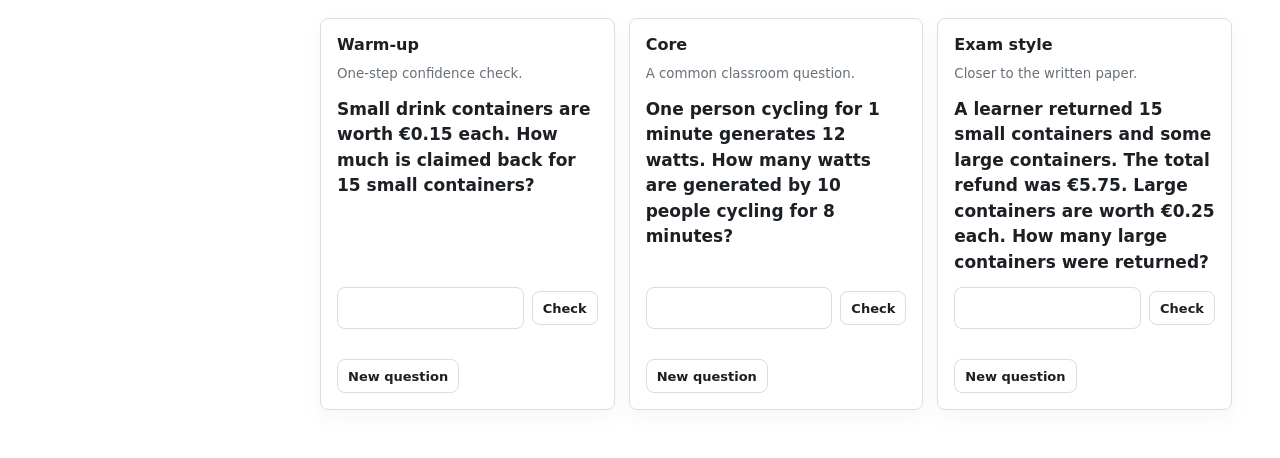
<file: relationships.html>
<!doctype html>
<html lang="en">
  <head>
    <meta charset="utf-8">
    <meta name="viewport" content="width=device-width, initial-scale=1">
    <title>Tables & Graphs | LCA Maths Practice</title>
    <link rel="icon" href="data:,">
    <link rel="stylesheet" href="styles.css">
    <script defer src="js/question-generators.js"></script>
    <script defer src="js/embedded-data.js"></script>
    <script defer src="js/app.js"></script>
  </head>
  <body data-page="topic" data-topic="relationships">
    <div class="app-shell">
      <aside class="sidebar">
        <a class="brand" href="index.html" aria-label="LCA Maths Practice home">
          <span class="brand-mark">LCA</span>
          <span>LCA Maths Practice</span>
        </a>
        <nav id="topicNav" class="topic-nav" aria-label="Topics"></nav>
        <a class="exam-link" href="exam.html">Exam practice</a>
      </aside>
      <main class="main-panel" id="topicApp"></main>
    </div>
  </body>
</html>
</file>
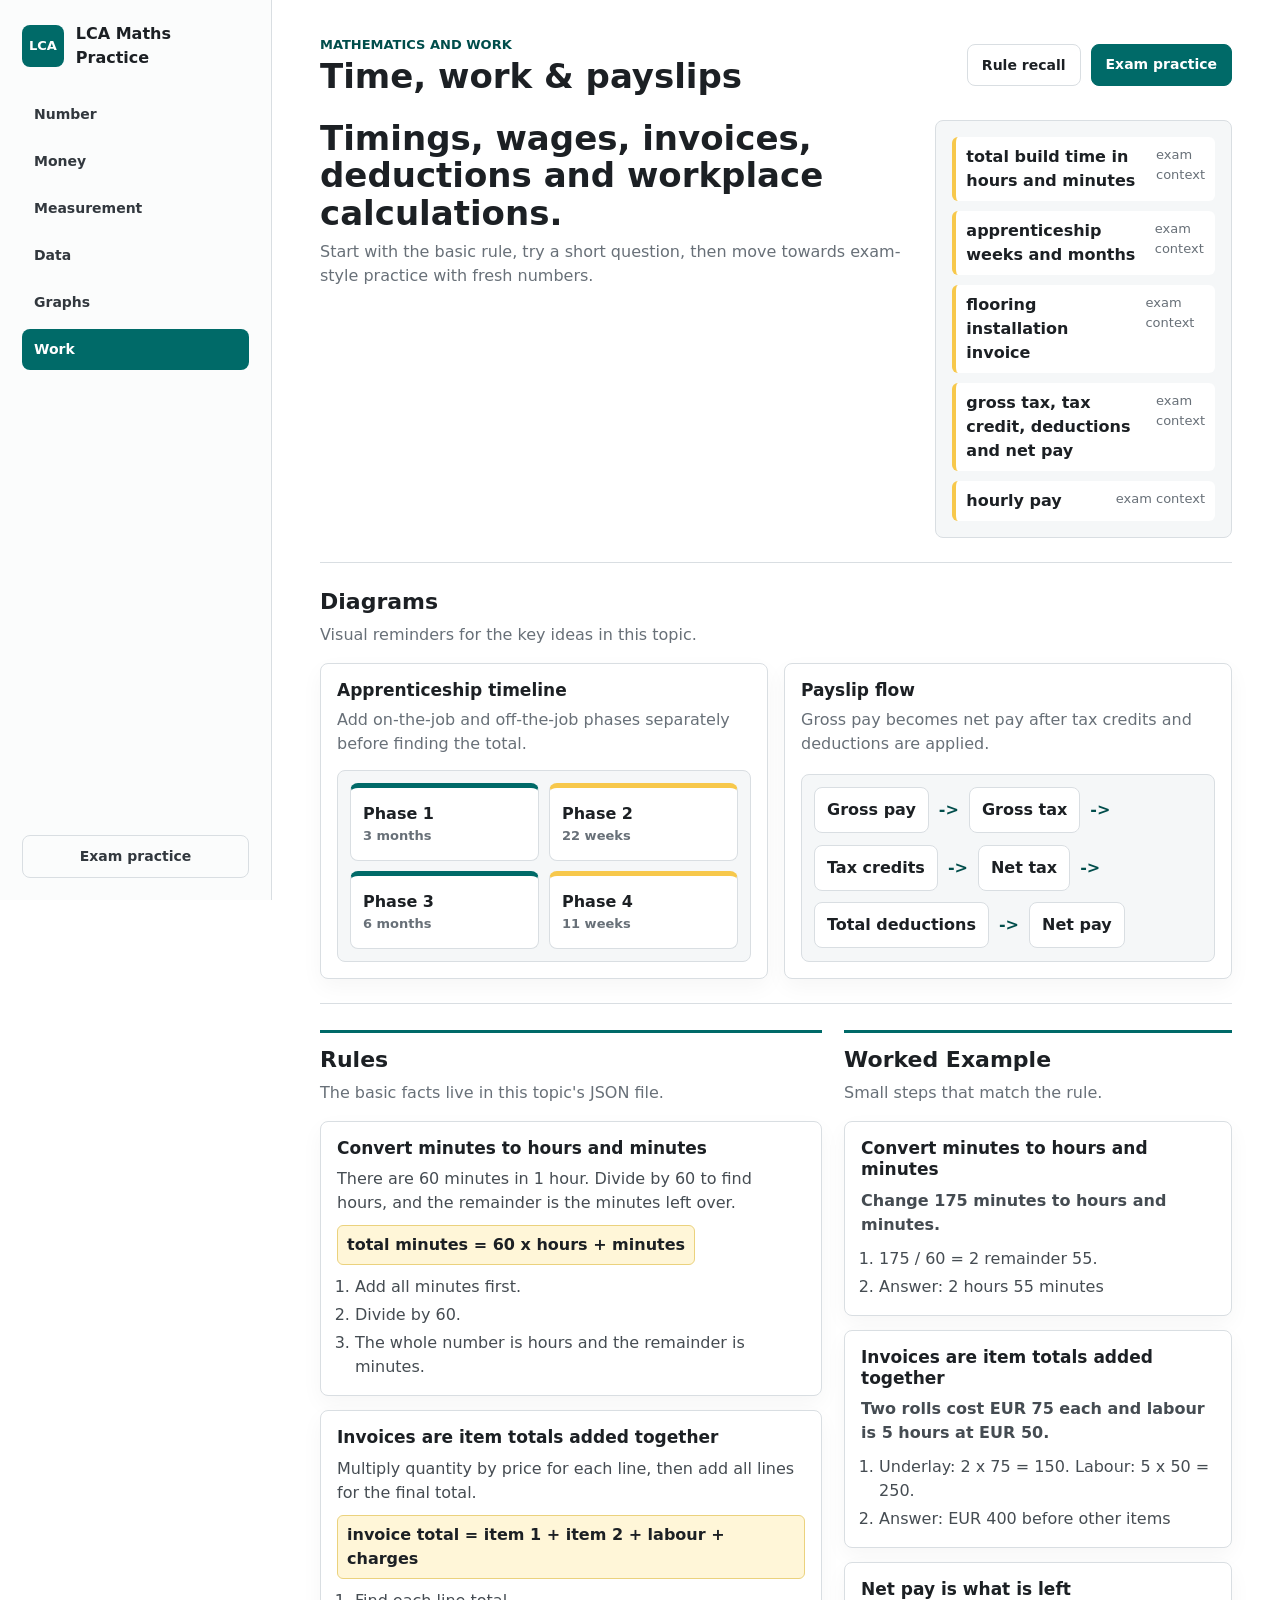
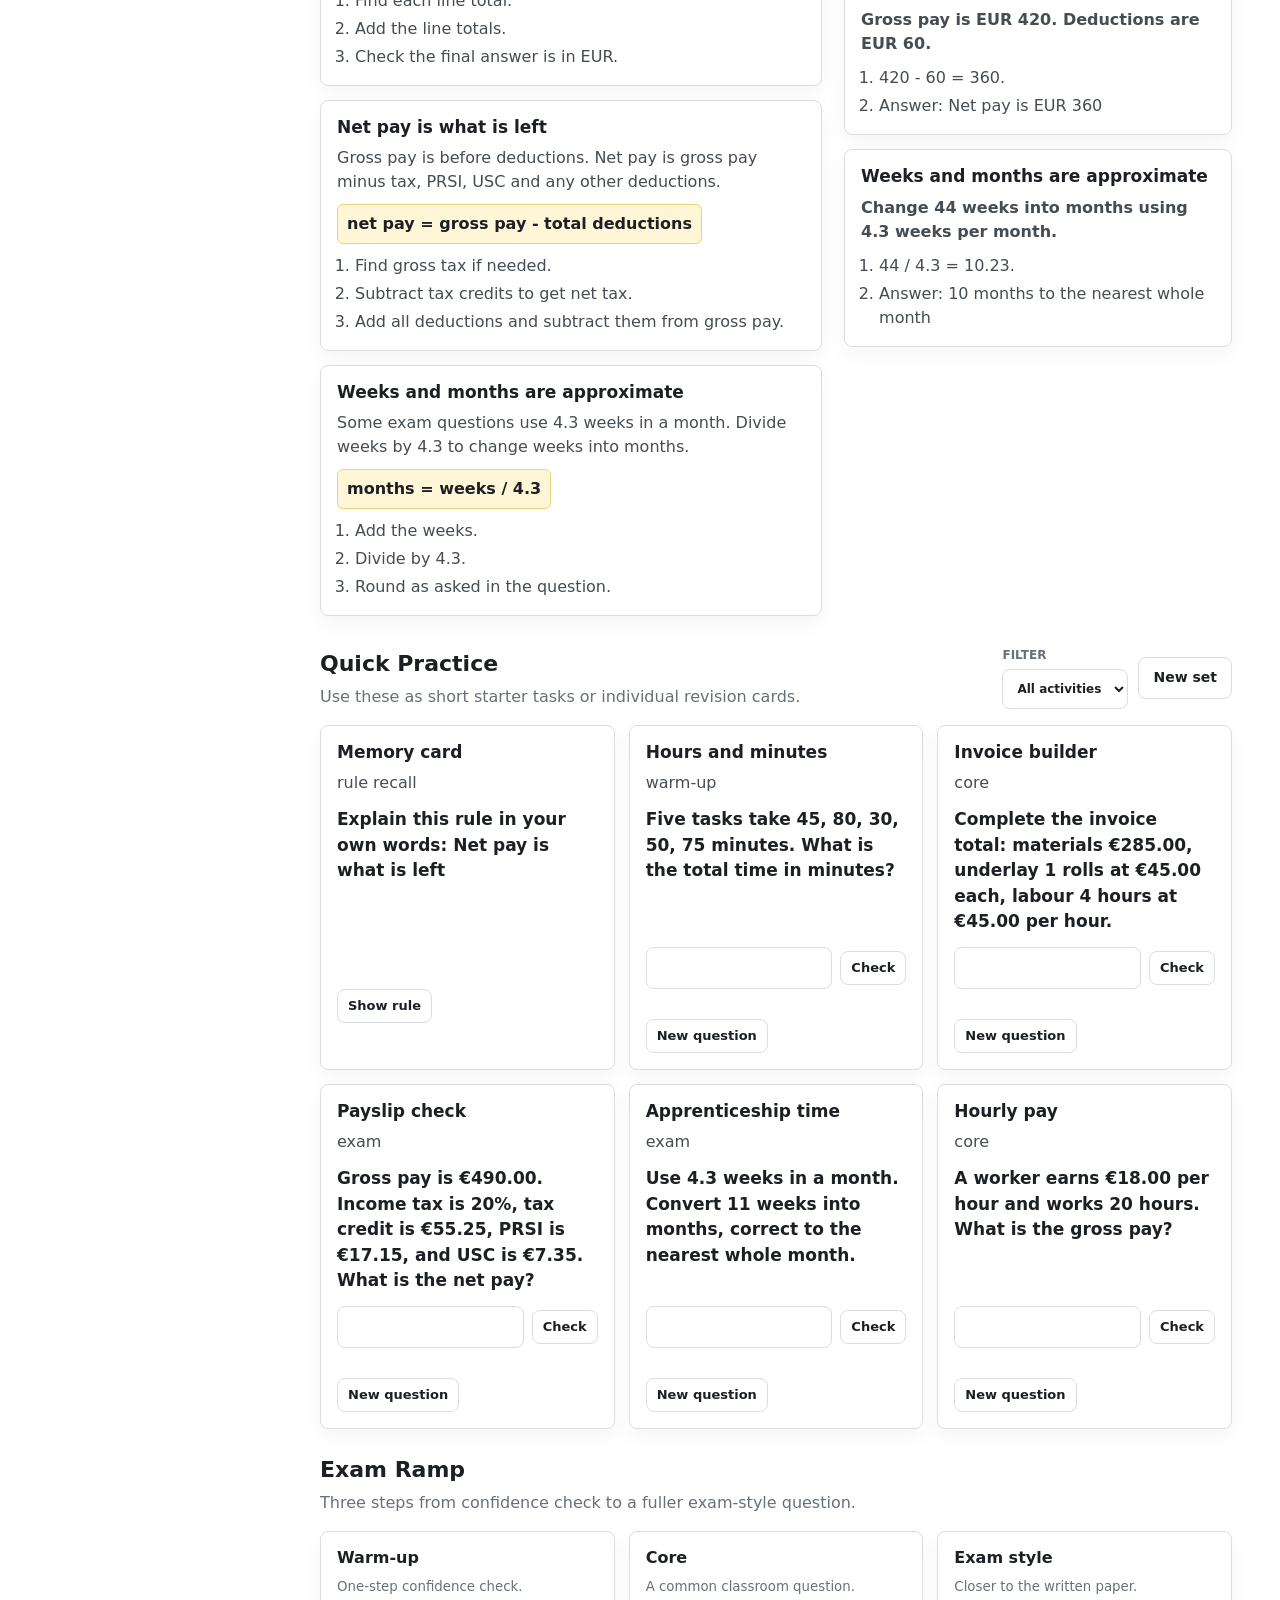
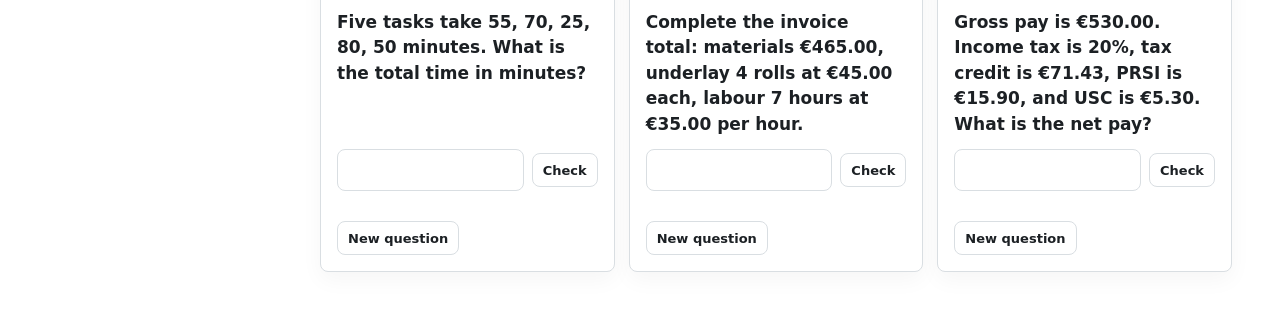
<file: time-work.html>
<!doctype html>
<html lang="en">
  <head>
    <meta charset="utf-8">
    <meta name="viewport" content="width=device-width, initial-scale=1">
    <title>Time, Work & Payslips | LCA Maths Practice</title>
    <link rel="icon" href="data:,">
    <link rel="stylesheet" href="styles.css">
    <script defer src="js/question-generators.js"></script>
    <script defer src="js/embedded-data.js"></script>
    <script defer src="js/app.js"></script>
  </head>
  <body data-page="topic" data-topic="time-work">
    <div class="app-shell">
      <aside class="sidebar">
        <a class="brand" href="index.html" aria-label="LCA Maths Practice home">
          <span class="brand-mark">LCA</span>
          <span>LCA Maths Practice</span>
        </a>
        <nav id="topicNav" class="topic-nav" aria-label="Topics"></nav>
        <a class="exam-link" href="exam.html">Exam practice</a>
      </aside>
      <main class="main-panel" id="topicApp"></main>
    </div>
  </body>
</html>
</file>
<file: styles.css>
:root {
  color-scheme: light;
  --bg: #ffffff;
  --ink: #1c2024;
  --muted: #687078;
  --line: #d9dee2;
  --soft: #f5f7f8;
  --soft-2: #eef6f5;
  --teal: #006a68;
  --teal-dark: #004d4b;
  --yellow: #f7c84b;
  --yellow-soft: #fff6d8;
  --green: #227a55;
  --red: #b94737;
  --orange: #c86b2f;
  --shadow: 0 16px 36px rgba(28, 32, 36, 0.08);
  --radius: 8px;
  --sidebar: 272px;
  --space: 24px;
  font-family: Inter, ui-sans-serif, system-ui, -apple-system, BlinkMacSystemFont, "Segoe UI", sans-serif;
}

* {
  box-sizing: border-box;
}

html {
  min-height: 100%;
  background: var(--bg);
}

body {
  min-height: 100%;
  margin: 0;
  background: var(--bg);
  color: var(--ink);
  font-size: 16px;
  line-height: 1.5;
}

button,
input,
select {
  font: inherit;
}

a {
  color: inherit;
  text-decoration: none;
}

.app-shell {
  display: grid;
  grid-template-columns: var(--sidebar) minmax(0, 1fr);
  min-height: 100vh;
}

.sidebar {
  position: sticky;
  top: 0;
  height: 100vh;
  border-right: 1px solid var(--line);
  padding: 22px;
  display: flex;
  flex-direction: column;
  gap: 24px;
  background: #fbfcfc;
}

.brand {
  display: flex;
  align-items: center;
  gap: 12px;
  font-weight: 800;
  color: var(--ink);
}

.brand-mark {
  display: inline-flex;
  align-items: center;
  justify-content: center;
  width: 42px;
  height: 42px;
  border-radius: var(--radius);
  background: var(--teal);
  color: #ffffff;
  font-size: 13px;
  letter-spacing: 0;
}

.topic-nav {
  display: grid;
  gap: 6px;
}

.topic-nav a,
.exam-link {
  border-radius: var(--radius);
  padding: 10px 12px;
  color: #32383e;
  font-size: 14px;
  font-weight: 650;
}

.topic-nav a:hover,
.exam-link:hover {
  background: var(--soft-2);
  color: var(--teal-dark);
}

.topic-nav a.is-active,
.exam-link.is-active {
  background: var(--teal);
  color: #ffffff;
}

.exam-link {
  margin-top: auto;
  border: 1px solid var(--line);
  text-align: center;
}

.main-panel {
  min-width: 0;
  padding: 28px clamp(24px, 4vw, 48px) 48px;
}

.topbar {
  min-height: 74px;
  display: flex;
  align-items: center;
  justify-content: space-between;
  gap: 24px;
  margin-bottom: 18px;
}

.topbar h1,
.topic-hero h1,
.home-hero h1 {
  margin: 0;
  color: var(--ink);
  font-size: 34px;
  line-height: 1.1;
  letter-spacing: 0;
}

.page-label {
  margin: 0 0 4px;
  color: var(--teal-dark);
  font-size: 13px;
  font-weight: 800;
  text-transform: uppercase;
  letter-spacing: 0;
}

.topbar-actions,
.hero-actions,
.practice-controls,
.card-actions {
  display: flex;
  align-items: center;
  flex-wrap: wrap;
  gap: 10px;
}

.button,
button {
  border: 1px solid var(--line);
  border-radius: var(--radius);
  min-height: 42px;
  padding: 9px 14px;
  background: #ffffff;
  color: var(--ink);
  font-size: 14px;
  font-weight: 750;
  cursor: pointer;
}

.button:hover,
button:hover {
  border-color: var(--teal);
}

.button.primary,
button.primary {
  border-color: var(--teal);
  background: var(--teal);
  color: #ffffff;
}

.button.ghost,
button.ghost {
  background: #ffffff;
}

.button.small,
button.small {
  min-height: 34px;
  padding: 6px 10px;
  font-size: 13px;
}

.topic-hero,
.home-hero,
.exam-intro {
  display: grid;
  grid-template-columns: minmax(0, 1.4fr) minmax(280px, 0.7fr);
  align-items: stretch;
  gap: 22px;
  border-bottom: 1px solid var(--line);
  padding-bottom: 24px;
  margin-bottom: 26px;
}

.topic-hero p,
.home-hero p,
.exam-intro p,
.section-heading p {
  margin: 8px 0 0;
  max-width: 760px;
  color: var(--muted);
}

.module-strip,
.score-tile,
.learning-board {
  border: 1px solid var(--line);
  border-radius: var(--radius);
  background: var(--soft);
  padding: 16px;
}

.module-strip {
  display: grid;
  gap: 10px;
  align-content: start;
}

.module-chip {
  display: flex;
  justify-content: space-between;
  gap: 14px;
  border-left: 4px solid var(--yellow);
  padding: 8px 10px;
  background: #ffffff;
  border-radius: 6px;
}

.module-chip span {
  color: var(--muted);
  font-size: 13px;
}

.study-grid {
  display: grid;
  grid-template-columns: minmax(0, 1.1fr) minmax(320px, 0.85fr);
  gap: 22px;
  margin-bottom: 30px;
}

.diagram-section {
  border-bottom: 1px solid var(--line);
  padding-bottom: 24px;
  margin-bottom: 26px;
}

.diagram-grid {
  display: grid;
  grid-template-columns: repeat(2, minmax(0, 1fr));
  gap: 16px;
}

.diagram-card {
  border: 1px solid var(--line);
  border-radius: var(--radius);
  background: #ffffff;
  padding: 16px;
  display: grid;
  gap: 14px;
  box-shadow: 0 8px 22px rgba(28, 32, 36, 0.04);
}

.diagram-card h3 {
  margin: 0 0 6px;
  font-size: 17px;
  line-height: 1.25;
}

.diagram-card p {
  margin: 0;
  color: var(--muted);
}

.diagram-visual {
  min-height: 170px;
  border: 1px solid var(--line);
  border-radius: var(--radius);
  padding: 12px;
  background: var(--soft);
  overflow: hidden;
}

.diagram-svg {
  width: 100%;
  height: auto;
  display: block;
}

.diagram-svg text {
  fill: var(--ink);
  font-size: 13px;
  font-weight: 750;
}

.axis-line,
.axis-tick {
  stroke: #5d6870;
  stroke-width: 2;
  stroke-linecap: round;
}

.axis-tick.midpoint {
  stroke: var(--yellow);
  stroke-width: 4;
}

.point-dot {
  fill: var(--teal);
  stroke: #ffffff;
  stroke-width: 3;
}

.outlier-dot {
  fill: var(--orange);
}

.bar-rect {
  fill: var(--teal);
}

.line-path {
  fill: none;
  stroke: var(--teal);
  stroke-width: 4;
  stroke-linecap: round;
  stroke-linejoin: round;
}

.percent-visual {
  display: grid;
  grid-template-columns: auto minmax(80px, 1fr);
  align-items: center;
  gap: 16px;
}

.percent-visual strong {
  color: var(--teal-dark);
  font-size: 34px;
}

.percent-grid {
  display: grid;
  grid-template-columns: repeat(10, 13px);
  gap: 3px;
}

.percent-grid span {
  width: 13px;
  height: 13px;
  border: 1px solid #c5ccd1;
  border-radius: 2px;
  background: #ffffff;
}

.percent-grid span.is-filled {
  border-color: var(--teal);
  background: var(--teal);
}

.discount-bar {
  height: 52px;
  border: 1px solid #c5ccd1;
  border-radius: var(--radius);
  overflow: hidden;
  background: #ffffff;
}

.discount-bar div {
  height: 100%;
  min-width: 84px;
  display: flex;
  align-items: center;
  justify-content: center;
  background: var(--yellow);
  color: #4d3900;
  font-weight: 850;
}

.diagram-facts {
  display: grid;
  grid-template-columns: repeat(3, minmax(0, 1fr));
  gap: 8px;
  margin-top: 12px;
}

.diagram-facts span {
  border-radius: 6px;
  padding: 8px;
  background: #ffffff;
  color: var(--ink);
  font-size: 13px;
  font-weight: 750;
}

.flow-visual,
.timeline-visual,
.median-visual,
.scale-visual {
  display: flex;
  align-items: center;
  flex-wrap: wrap;
  gap: 10px;
}

.flow-visual span,
.median-visual span,
.timeline-visual div,
.scale-model,
.scale-real,
.scale-arrow {
  border: 1px solid var(--line);
  border-radius: var(--radius);
  padding: 10px 12px;
  background: #ffffff;
  color: var(--ink);
  font-weight: 800;
}

.flow-visual b {
  color: var(--teal-dark);
}

.shape-visual {
  display: grid;
  grid-template-columns: repeat(4, minmax(0, 1fr));
  gap: 10px;
}

.shape-visual div {
  min-width: 0;
  border: 1px solid var(--line);
  border-radius: var(--radius);
  padding: 10px;
  background: #ffffff;
  text-align: center;
}

.shape-visual svg {
  width: 100%;
  height: 70px;
}

.shape-visual rect,
.shape-visual circle,
.shape-visual ellipse,
.shape-visual path,
.shape-visual line {
  fill: #e9f5f4;
  stroke: var(--teal);
  stroke-width: 3;
  stroke-linecap: round;
  stroke-linejoin: round;
}

.shape-visual line,
.shape-visual path + path {
  fill: none;
}

.shape-visual strong,
.shape-visual span {
  display: block;
}

.shape-visual span {
  color: var(--muted);
  font-size: 12px;
  font-weight: 800;
}

.scale-model {
  width: 82px;
  min-height: 52px;
  border-color: var(--teal);
}

.scale-real {
  width: 180px;
  min-height: 72px;
  border-color: var(--yellow);
  background: var(--yellow-soft);
}

.scale-arrow {
  color: var(--teal-dark);
}

.median-visual span {
  min-width: 42px;
  text-align: center;
}

.median-visual span.is-middle {
  border-color: var(--yellow);
  background: var(--yellow-soft);
  color: #5a4100;
}

.table-visual table {
  width: 100%;
  border-collapse: collapse;
  background: #ffffff;
}

.table-visual th,
.table-visual td {
  border: 1px solid var(--line);
  padding: 10px;
  text-align: left;
}

.table-visual th {
  background: var(--soft-2);
  color: var(--teal-dark);
}

.timeline-visual div {
  flex: 1 1 150px;
  min-height: 78px;
  display: grid;
  align-content: center;
  border-top: 5px solid var(--teal);
}

.timeline-visual div.is-training {
  border-top-color: var(--yellow);
}

.timeline-visual span {
  color: var(--muted);
  font-size: 13px;
}

.section-panel {
  border-top: 3px solid var(--teal);
  padding-top: 14px;
}

.section-heading {
  display: flex;
  align-items: end;
  justify-content: space-between;
  gap: 20px;
  margin-bottom: 16px;
}

.section-heading h2,
.section-panel h2,
.exam-intro h2 {
  margin: 0;
  font-size: 22px;
  line-height: 1.2;
  letter-spacing: 0;
}

.rule-list,
.example-list,
.practice-grid,
.ramp-grid,
.topic-grid {
  display: grid;
  gap: 14px;
}

.rule-item,
.example-item,
.activity-card,
.topic-card,
.paper-question {
  border: 1px solid var(--line);
  border-radius: var(--radius);
  background: #ffffff;
  box-shadow: 0 8px 22px rgba(28, 32, 36, 0.04);
}

.rule-item,
.example-item {
  padding: 16px;
}

.rule-item h3,
.example-item h3,
.activity-card h3,
.topic-card h3,
.paper-question h3 {
  margin: 0 0 8px;
  font-size: 17px;
  line-height: 1.25;
  letter-spacing: 0;
}

.rule-item p,
.example-item p,
.activity-card p,
.topic-card p {
  margin: 0;
  color: #454c52;
}

.steps {
  margin: 10px 0 0;
  padding-left: 18px;
  color: #454c52;
}

.steps li + li {
  margin-top: 4px;
}

.formula {
  display: inline-block;
  margin-top: 10px;
  border: 1px solid #ebd27d;
  border-radius: 6px;
  padding: 7px 9px;
  background: var(--yellow-soft);
  font-weight: 800;
}

.practice-section {
  margin-top: 28px;
}

.practice-controls label,
.exam-toolbar label {
  display: grid;
  gap: 5px;
  color: var(--muted);
  font-size: 12px;
  font-weight: 800;
  text-transform: uppercase;
  letter-spacing: 0;
}

select,
input[type="text"],
input[type="number"] {
  width: 100%;
  min-height: 40px;
  border: 1px solid var(--line);
  border-radius: var(--radius);
  padding: 8px 10px;
  background: #ffffff;
  color: var(--ink);
}

select:focus,
input:focus,
button:focus-visible,
a:focus-visible {
  outline: 3px solid rgba(0, 106, 104, 0.2);
  outline-offset: 2px;
}

.practice-grid {
  grid-template-columns: repeat(3, minmax(0, 1fr));
}

.activity-card {
  min-height: 260px;
  padding: 16px;
  display: grid;
  grid-template-rows: auto 1fr auto;
  gap: 12px;
}

.activity-card .question-text {
  color: var(--ink);
  font-size: 17px;
  font-weight: 700;
}

.activity-card .answer-row,
.paper-question .answer-row {
  display: grid;
  grid-template-columns: minmax(0, 1fr) auto;
  gap: 8px;
  align-items: center;
}

.feedback {
  min-height: 30px;
  border-radius: 6px;
  padding: 6px 8px;
  color: var(--muted);
  font-size: 13px;
}

.feedback.correct {
  background: #e9f7ef;
  color: var(--green);
}

.feedback.wrong {
  background: #fff0ed;
  color: var(--red);
}

.ramp-grid {
  grid-template-columns: repeat(3, minmax(0, 1fr));
}

.ramp-card {
  border: 1px solid var(--line);
  border-radius: var(--radius);
  padding: 16px;
  background: #ffffff;
}

.ramp-card h3 {
  margin: 0 0 6px;
  font-size: 16px;
}

.ramp-card small {
  color: var(--muted);
}

.home-main {
  width: min(1180px, calc(100% - 40px));
  margin: 0 auto;
  padding: 28px 0 54px;
}

.home-brand {
  margin-bottom: 34px;
}

.home-hero {
  min-height: 430px;
  align-items: center;
  padding: 34px 0;
}

.home-hero h1 {
  max-width: 760px;
  font-size: 44px;
}

.learning-board {
  display: grid;
  gap: 12px;
}

.board-row {
  display: grid;
  grid-template-columns: 42px minmax(0, 1fr);
  gap: 8px 12px;
  align-items: center;
  border: 1px solid var(--line);
  border-radius: var(--radius);
  padding: 12px;
  background: #ffffff;
}

.board-row span {
  grid-row: span 2;
  width: 42px;
  height: 42px;
  display: inline-flex;
  align-items: center;
  justify-content: center;
  border-radius: 50%;
  background: var(--soft-2);
  color: var(--teal-dark);
  font-weight: 850;
}

.board-row small {
  color: var(--muted);
}

.board-row.is-active {
  border-color: var(--teal);
}

.topic-grid {
  grid-template-columns: repeat(3, minmax(0, 1fr));
}

.topic-card {
  padding: 18px;
  min-height: 176px;
  display: grid;
  gap: 12px;
}

.topic-card footer {
  align-self: end;
  color: var(--teal-dark);
  font-weight: 800;
}

.exam-main {
  background: #ffffff;
}

.score-tile {
  display: grid;
  place-items: center;
  text-align: center;
}

.score-tile span {
  font-size: 32px;
  font-weight: 850;
  color: var(--teal-dark);
}

.score-tile small {
  color: var(--muted);
}

.exam-toolbar {
  display: flex;
  align-items: center;
  flex-wrap: wrap;
  gap: 14px;
  border: 1px solid var(--line);
  border-radius: var(--radius);
  padding: 14px;
  margin-bottom: 18px;
  background: var(--soft);
}

.exam-toolbar label {
  min-width: 190px;
}

.answer-toggle {
  grid-template-columns: auto 1fr;
  align-items: center;
  min-height: 42px;
  padding-top: 18px;
}

.answer-toggle input {
  width: 18px;
  height: 18px;
}

.paper {
  display: grid;
  gap: 16px;
}

.paper-question {
  padding: 18px;
  break-inside: avoid;
}

.paper-question header {
  display: flex;
  justify-content: space-between;
  gap: 14px;
  margin-bottom: 10px;
}

.marks {
  flex: 0 0 auto;
  border-radius: 999px;
  background: var(--yellow-soft);
  color: #6b4b00;
  padding: 4px 9px;
  font-size: 12px;
  font-weight: 850;
}

.question-parts {
  display: grid;
  gap: 14px;
}

.question-part {
  border-top: 1px solid var(--line);
  padding-top: 12px;
}

.answer-panel {
  display: none;
  margin-top: 10px;
  border-left: 4px solid var(--green);
  padding: 8px 10px;
  background: #edf8f2;
  color: #195f42;
  font-size: 14px;
}

body.show-answers .answer-panel {
  display: block;
}

.working-lines {
  display: none;
  margin-top: 12px;
}

.working-line {
  height: 28px;
  border-bottom: 1px solid #aeb6bd;
}

.graph-mini {
  width: 100%;
  height: 150px;
  border: 1px solid var(--line);
  border-radius: var(--radius);
  background: linear-gradient(#ffffff, #ffffff), repeating-linear-gradient(0deg, #eef1f3 0 1px, transparent 1px 24px), repeating-linear-gradient(90deg, #eef1f3 0 1px, transparent 1px 24px);
}

.empty-state {
  border: 1px dashed var(--line);
  border-radius: var(--radius);
  padding: 18px;
  color: var(--muted);
  background: var(--soft);
}

@media (max-width: 980px) {
  .app-shell {
    grid-template-columns: 1fr;
  }

  .sidebar {
    position: static;
    height: auto;
    border-right: 0;
    border-bottom: 1px solid var(--line);
  }

  .topic-nav {
    grid-template-columns: repeat(2, minmax(0, 1fr));
  }

  .exam-link {
    margin-top: 0;
  }

  .topic-hero,
  .home-hero,
  .exam-intro,
  .study-grid {
    grid-template-columns: 1fr;
  }

  .practice-grid,
  .ramp-grid,
  .topic-grid,
  .diagram-grid {
    grid-template-columns: repeat(2, minmax(0, 1fr));
  }

  .shape-visual {
    grid-template-columns: repeat(2, minmax(0, 1fr));
  }
}

@media (max-width: 680px) {
  .main-panel,
  .home-main {
    width: 100%;
    padding: 20px;
  }

  .topbar,
  .section-heading {
    align-items: start;
    flex-direction: column;
  }

  .topbar h1,
  .topic-hero h1 {
    font-size: 28px;
  }

  .home-hero h1 {
    font-size: 34px;
  }

  .topic-nav,
  .practice-grid,
  .ramp-grid,
  .topic-grid,
  .diagram-grid,
  .shape-visual {
    grid-template-columns: 1fr;
  }

  .diagram-facts,
  .percent-visual {
    grid-template-columns: 1fr;
  }

  .activity-card .answer-row,
  .paper-question .answer-row {
    grid-template-columns: 1fr;
  }
}

@media print {
  body {
    background: #ffffff;
    color: #000000;
    font-size: 12pt;
  }

  .sidebar,
  .topbar-actions,
  .exam-toolbar,
  .score-tile {
    display: none !important;
  }

  .app-shell {
    display: block;
  }

  .main-panel {
    padding: 0;
  }

  .topbar,
  .exam-intro {
    border: 0;
    margin: 0 0 12pt;
    padding: 0;
    display: block;
  }

  .paper-question {
    box-shadow: none;
    border: 1px solid #000000;
    margin-bottom: 12pt;
  }

  .answer-row,
  .feedback,
  .button {
    display: none !important;
  }

  .working-lines {
    display: block;
  }

  .answer-panel {
    display: none;
  }

  body.show-answers .answer-panel {
    display: block;
  }
}
</file>
